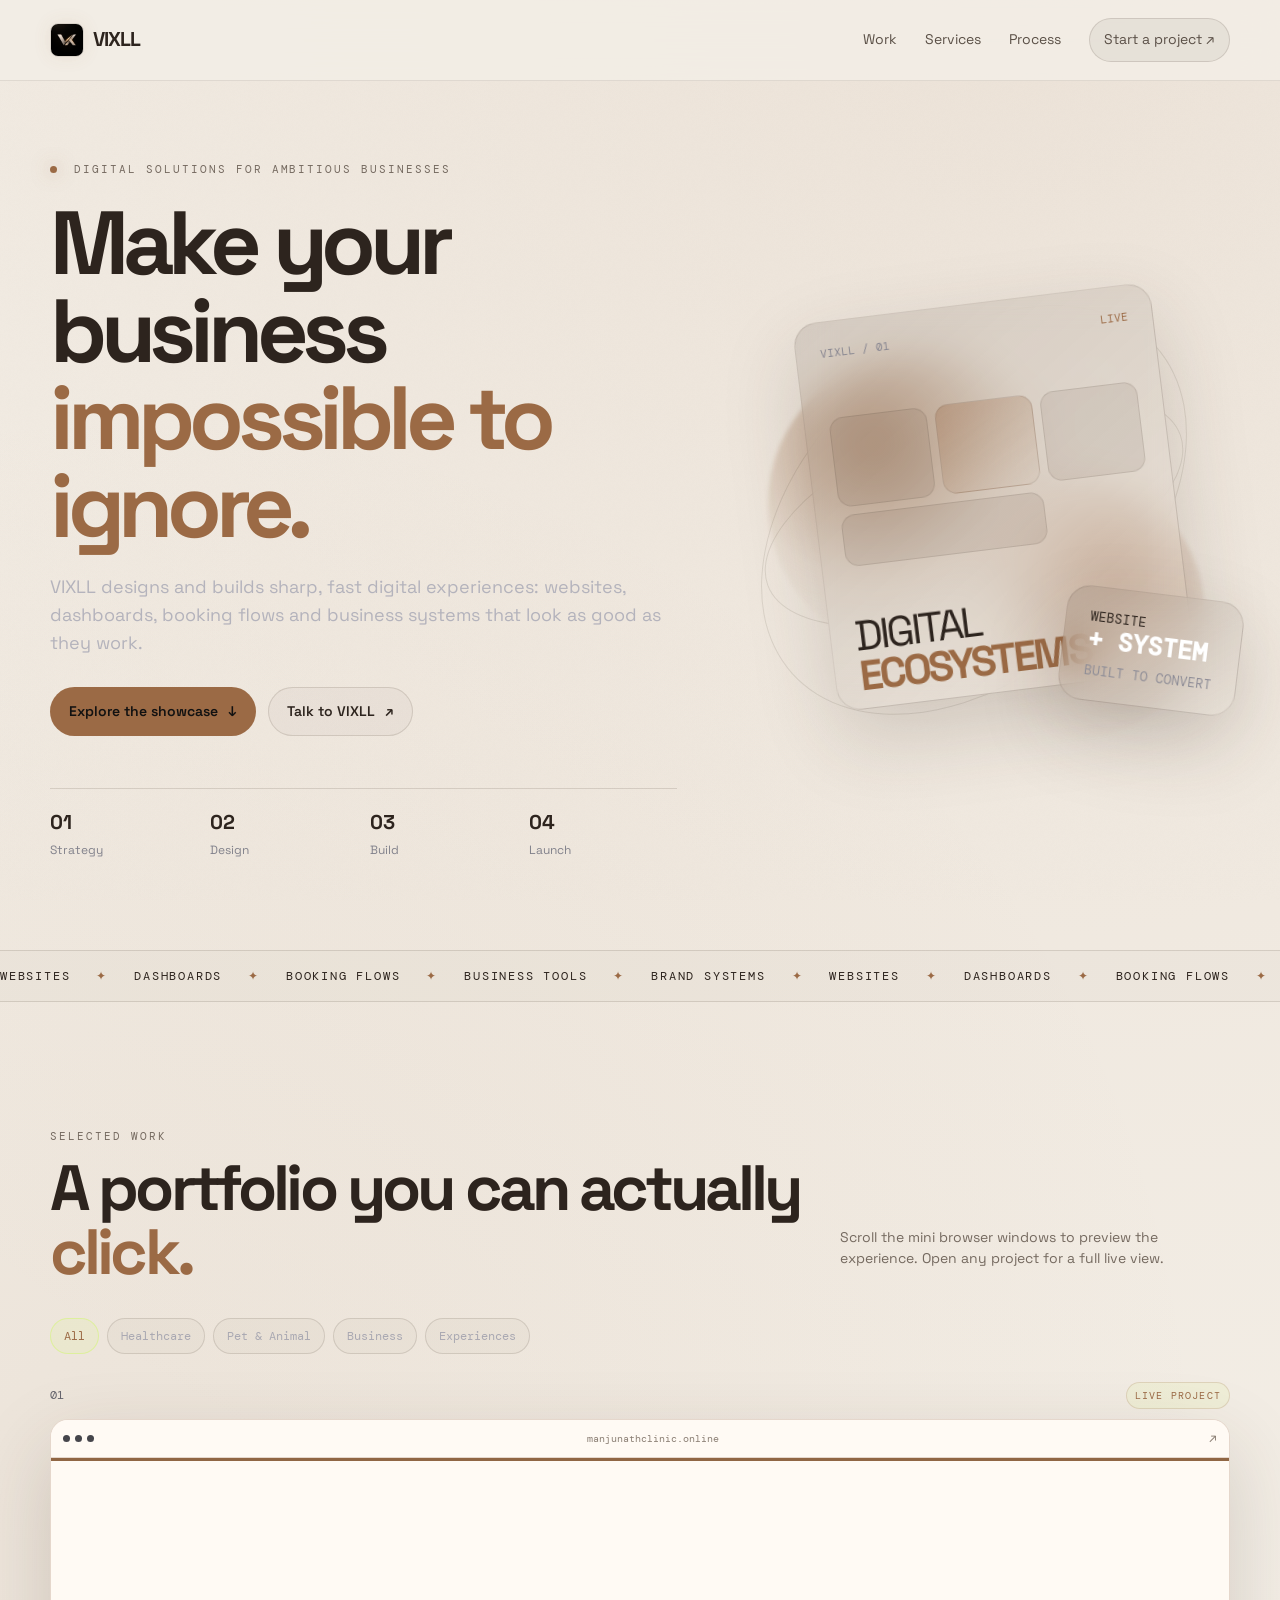
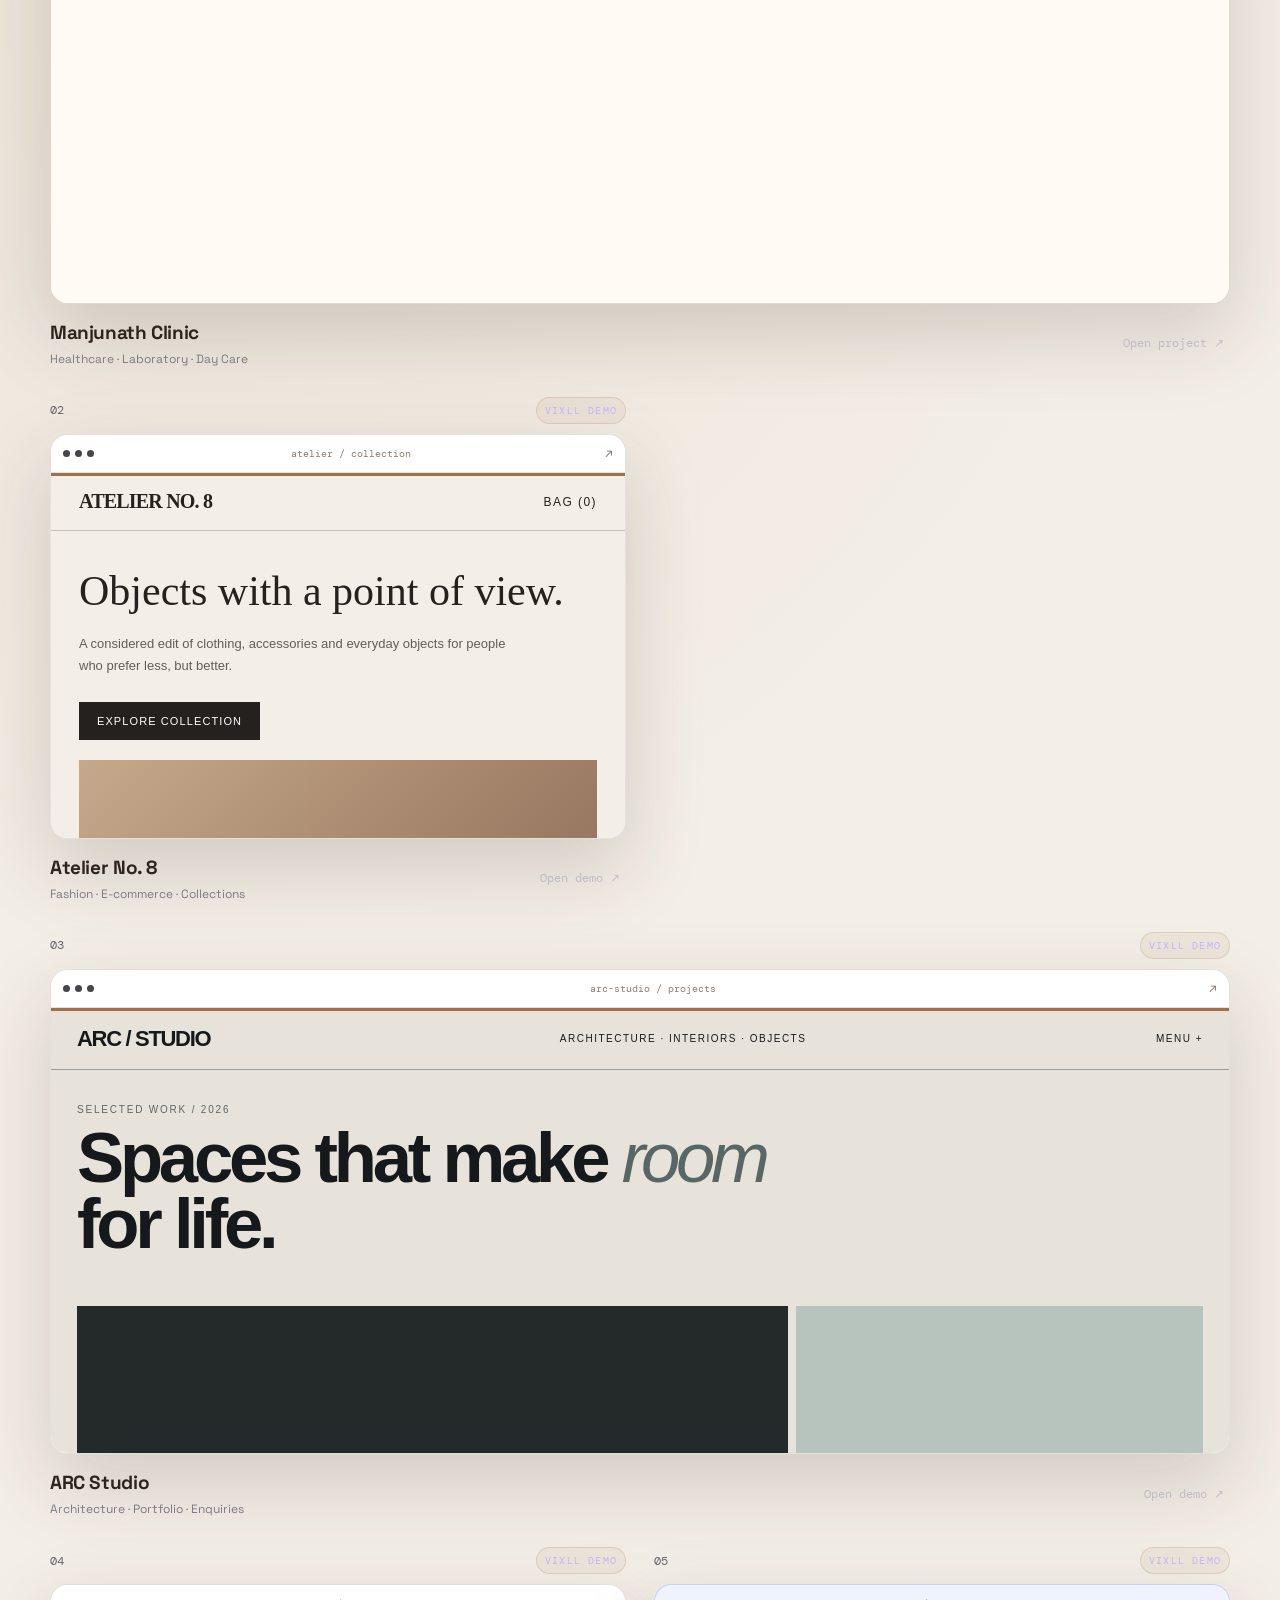
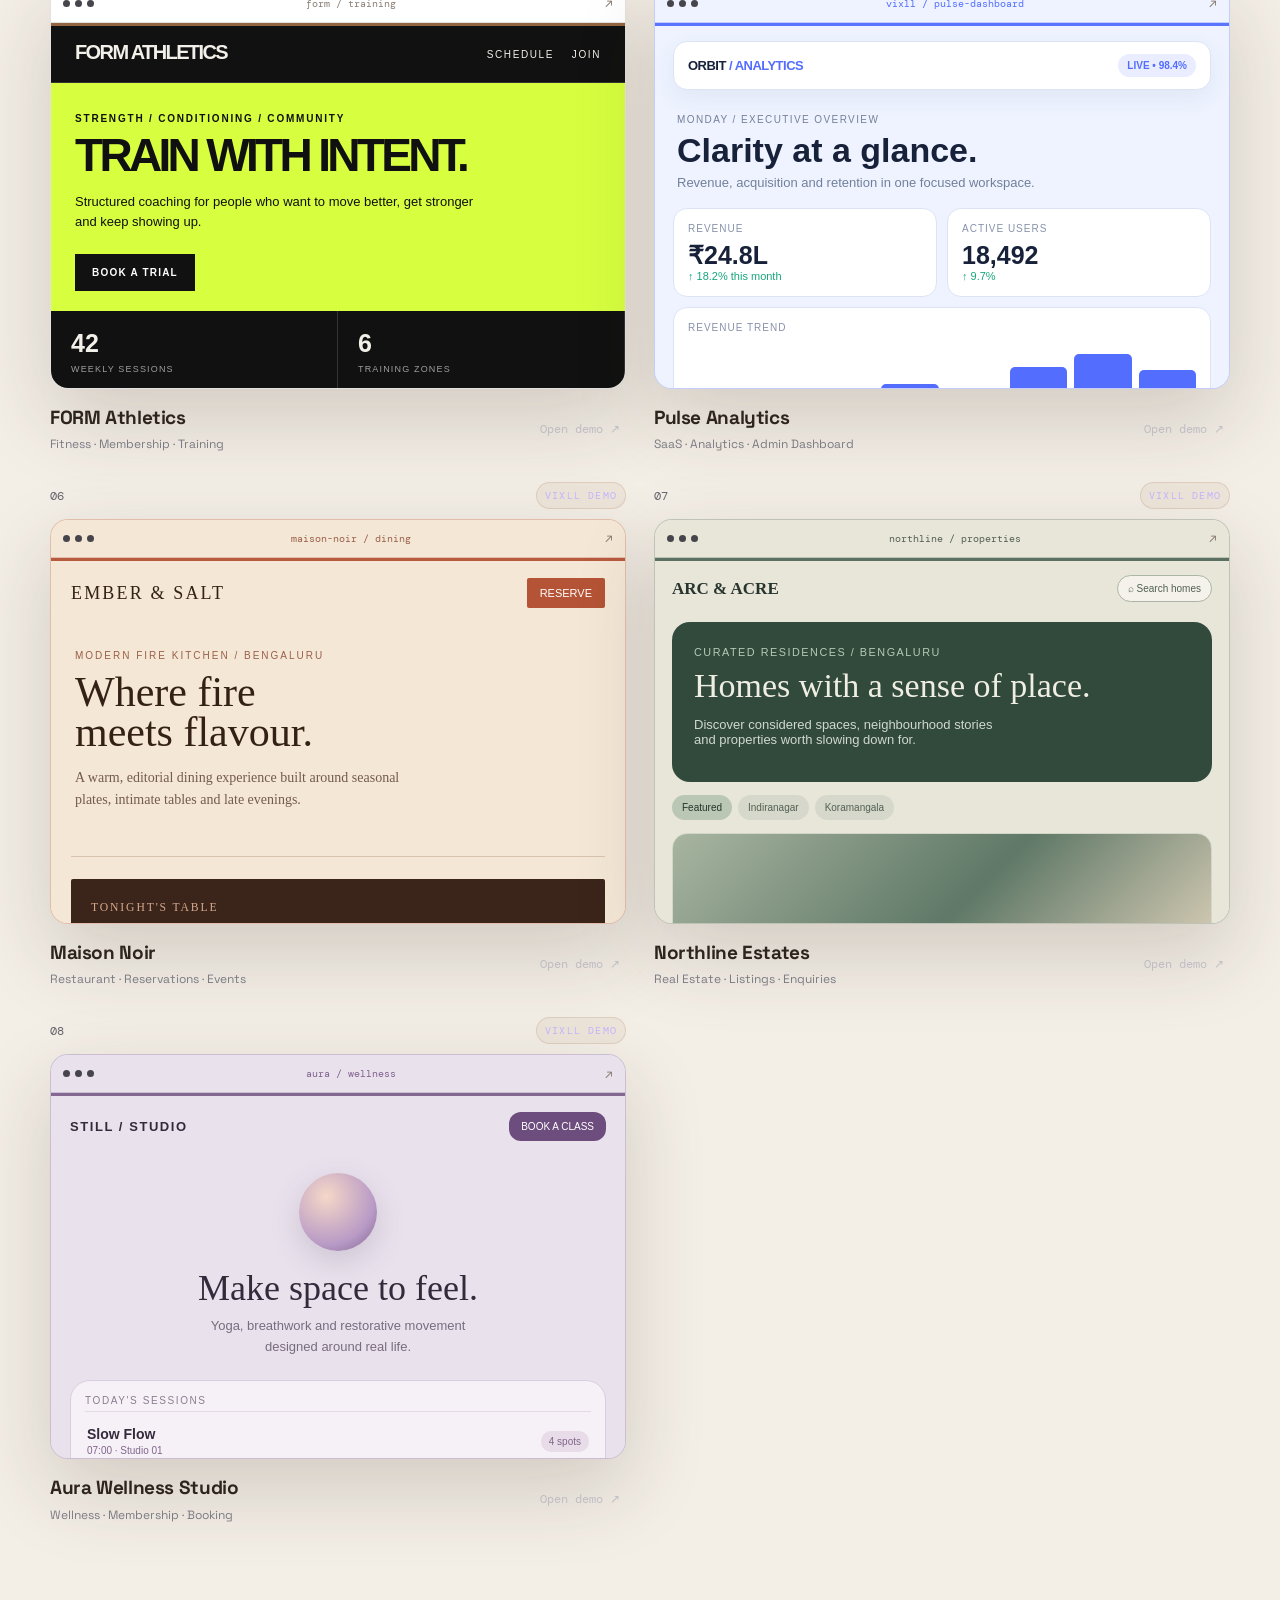
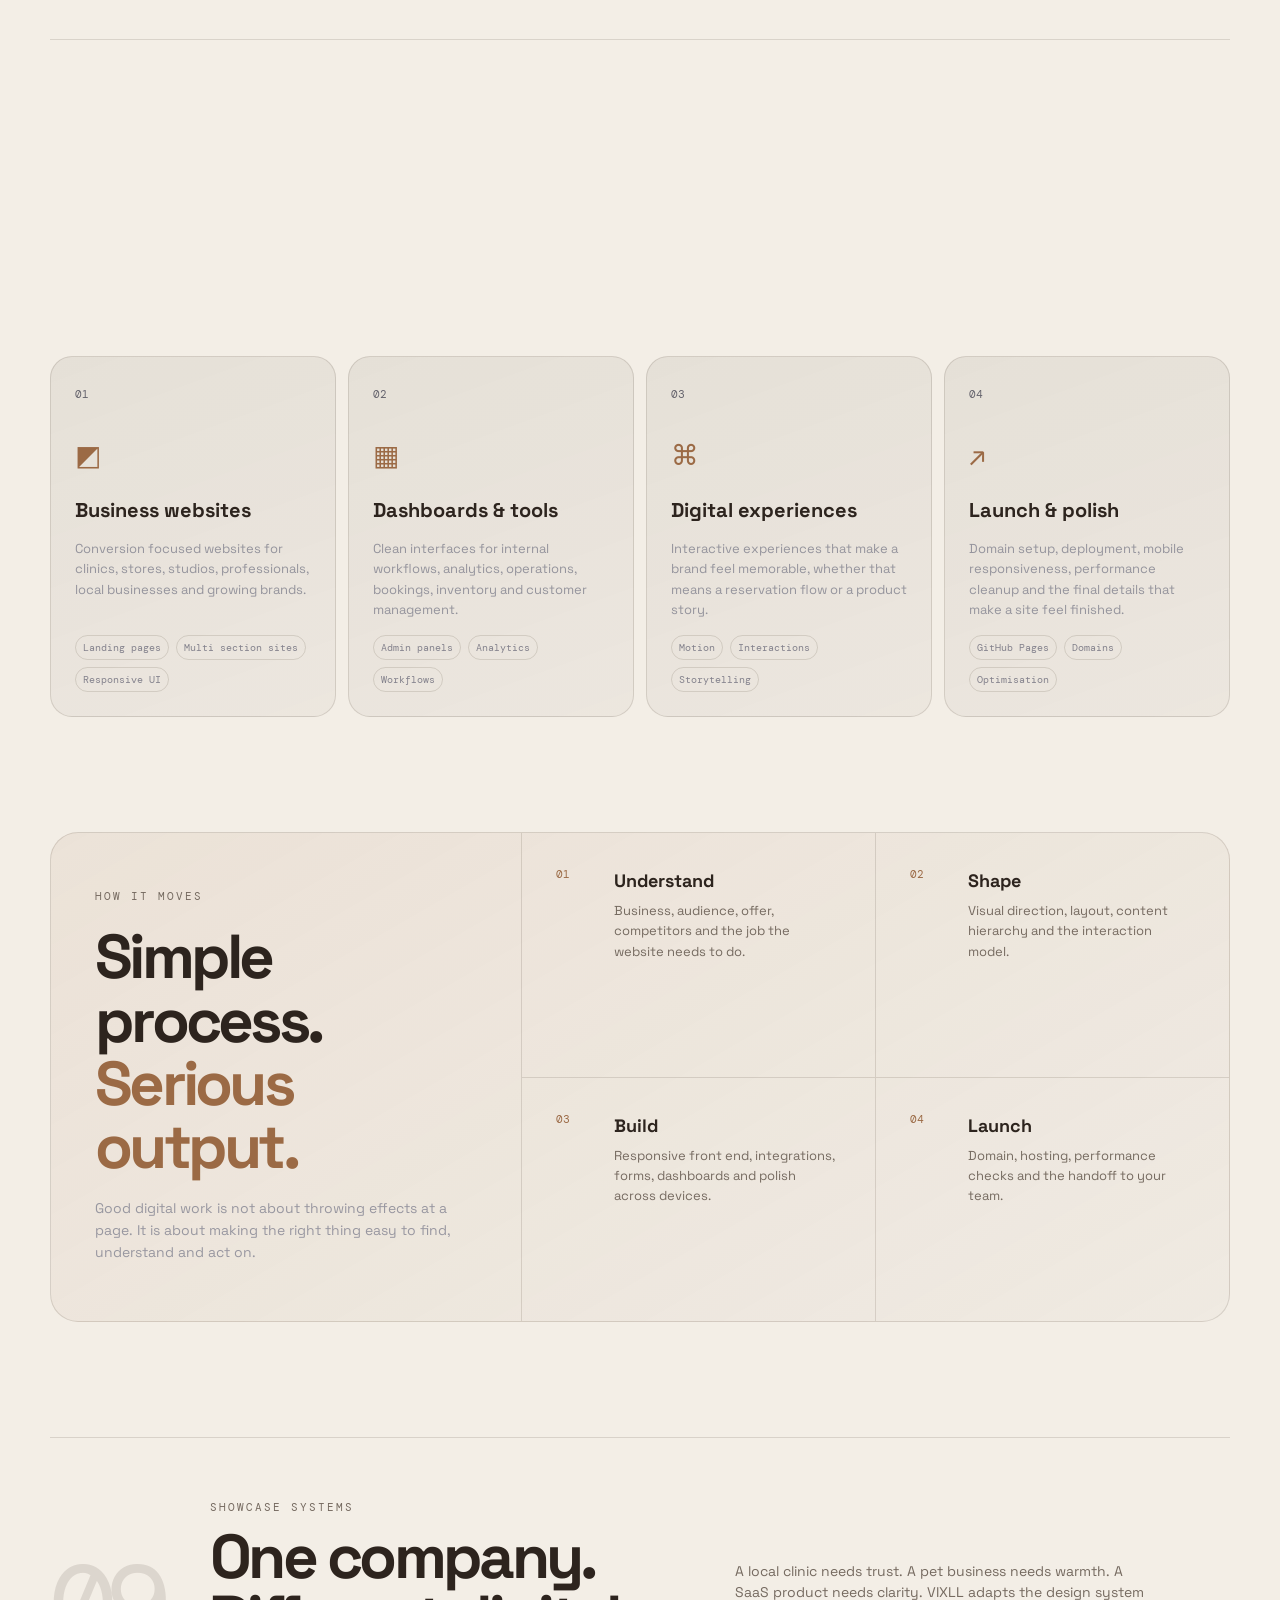
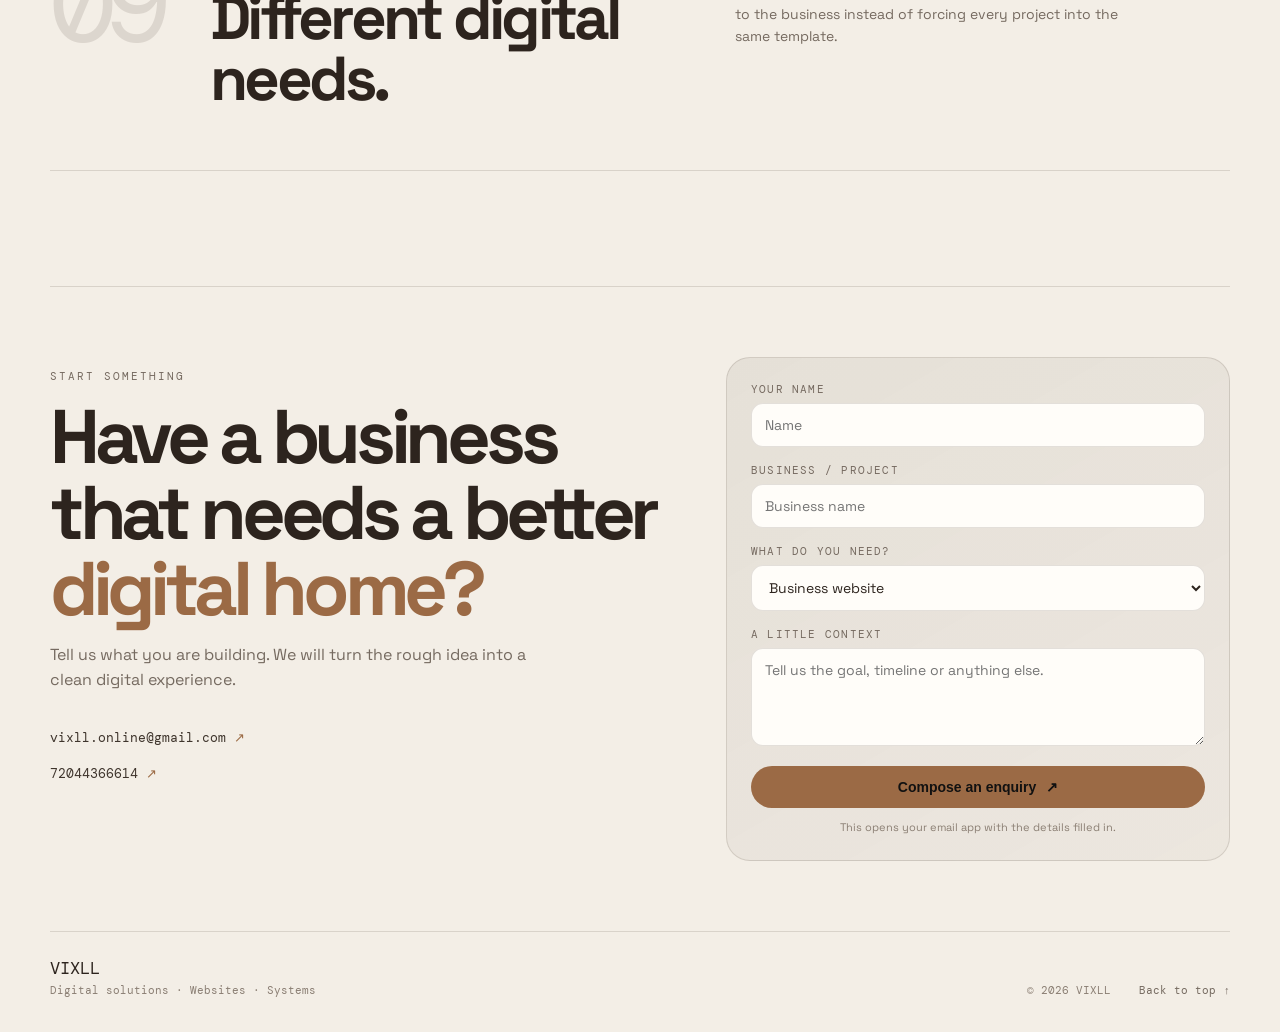
<file: index.html>
<!DOCTYPE html>
<html lang="en">
<head>
  <meta charset="UTF-8" />
  <meta name="viewport" content="width=device-width, initial-scale=1.0" />
  <meta name="theme-color" content="#f3eee6" />
  <meta name="description" content="VIXLL creates high-impact websites, dashboards and digital experiences for modern businesses." />
  <title>VIXLL — Digital Solutions</title>
  <link rel="icon" type="image/png" sizes="512x512" href="favicon.png" />
  <link rel="icon" href="favicon.ico" />
  <link rel="apple-touch-icon" href="favicon.png" />
  <link rel="preconnect" href="https://fonts.googleapis.com" />
  <link rel="preconnect" href="https://fonts.gstatic.com" crossorigin />
  <link href="https://fonts.googleapis.com/css2?family=DM+Mono:wght@400;500&family=Space+Grotesk:wght@400;500;600;700&display=swap" rel="stylesheet" />
  <link rel="stylesheet" href="styles.css" />
</head>
<body>
  <div class="noise" aria-hidden="true"></div>
  <header class="site-header">
    <a class="brand" href="#top" aria-label="VIXLL home"><img class="brand-logo" src="vixll-mark.png" alt="VIXLL" /><span>VIXLL</span></a>
    <nav class="nav" aria-label="Primary navigation">
      <a href="#work">Work</a>
      <a href="#services">Services</a>
      <a href="#process">Process</a>
      <a class="nav-cta" href="#contact">Start a project <span>↗</span></a>
    </nav>
    <button class="menu-toggle" aria-label="Open menu" aria-expanded="false">☰</button>
  </header>

  <main id="top">
    <section class="hero section-shell">
      <div class="hero-copy reveal">
        <div class="eyebrow"><span class="status-dot"></span> Digital solutions for ambitious businesses</div>
        <h1>Make your business<br /><span>impossible to ignore.</span></h1>
        <p class="hero-sub">VIXLL designs and builds sharp, fast digital experiences: websites, dashboards, booking flows and business systems that look as good as they work.</p>
        <div class="hero-actions">
          <a class="button button-primary" href="#work">Explore the showcase <span>↓</span></a>
          <a class="button button-ghost" href="#contact">Talk to VIXLL <span>↗</span></a>
        </div>
        <div class="hero-proof">
          <div><strong>01</strong><span>Strategy</span></div>
          <div><strong>02</strong><span>Design</span></div>
          <div><strong>03</strong><span>Build</span></div>
          <div><strong>04</strong><span>Launch</span></div>
        </div>
      </div>
      <div class="hero-art reveal delay-1" aria-hidden="true">
        <div class="orb orb-a"></div>
        <div class="orb orb-b"></div>
        <div class="orbit-ring ring-a"></div>
        <div class="orbit-ring ring-b"></div>
        <div class="hero-card hc-main">
          <div class="card-top"><span>VIXLL / 01</span><span>LIVE</span></div>
          <div class="mini-grid"><span></span><span></span><span></span><span></span></div>
          <div class="card-label">DIGITAL<br /><b>ECOSYSTEMS</b></div>
        </div>
        <div class="hero-card hc-float">WEBSITE<br /><b>+ SYSTEM</b><br /><span>BUILT TO CONVERT</span></div>
      </div>
    </section>

    <section class="marquee" aria-label="VIXLL capabilities">
      <div class="marquee-track">
        <span>WEBSITES</span><i>✦</i><span>DASHBOARDS</span><i>✦</i><span>BOOKING FLOWS</span><i>✦</i><span>BUSINESS TOOLS</span><i>✦</i><span>BRAND SYSTEMS</span><i>✦</i><span>WEBSITES</span><i>✦</i><span>DASHBOARDS</span><i>✦</i><span>BOOKING FLOWS</span><i>✦</i><span>BUSINESS TOOLS</span><i>✦</i><span>BRAND SYSTEMS</span><i>✦</i>
      </div>
    </section>

    <section id="work" class="section-shell section-block">
      <div class="section-head reveal">
        <div><p class="eyebrow">Selected work</p><h2>A portfolio you can actually <em>click.</em></h2></div>
        <p class="section-note">Scroll the mini browser windows to preview the experience. Open any project for a full live view.</p>
      </div>

      <div class="filters reveal delay-1" role="tablist" aria-label="Portfolio filters">
        <button class="filter active" data-filter="all">All</button>
        <button class="filter" data-filter="health">Healthcare</button>
        <button class="filter" data-filter="pet">Pet & Animal</button>
        <button class="filter" data-filter="business">Business</button>
        <button class="filter" data-filter="experience">Experiences</button>
      </div>

      <div class="work-grid" id="workGrid">
        <article class="work-card large reveal" data-category="health">
          <div class="work-meta"><span class="work-index">01</span><span class="badge live">LIVE PROJECT</span></div>
          <div class="browser-frame" data-url="https://manjunathclinic.online/" data-preview-theme="clinic">
            <div class="browser-bar"><span class="dots"><b></b><b></b><b></b></span><span class="browser-url">manjunathclinic.online</span><span class="expand">↗</span></div>
            <iframe loading="lazy" title="Manjunath Clinic website preview" src="https://manjunathclinic.online/"></iframe>
          </div>
          <div class="work-bottom"><div><h3>Manjunath Clinic</h3><p>Healthcare · Laboratory · Day Care</p></div><button class="view-button" data-open="https://manjunathclinic.online/">Open project ↗</button></div>
        </article>
<article class="work-card reveal" data-category="experience">
          <div class="work-meta"><span class="work-index">02</span><span class="badge demo">VIXLL DEMO</span></div>
          <div class="browser-frame" data-local="demos/atelier.html" data-preview-theme="atelier">
            <div class="browser-bar"><span class="dots"><b></b><b></b><b></b></span><span class="browser-url">atelier / collection</span><span class="expand">↗</span></div>
            <iframe loading="lazy" title="Fashion and lifestyle storefront demo" src="demos/atelier.html"></iframe>
          </div>
          <div class="work-bottom"><div><h3>Atelier No. 8</h3><p>Fashion · E-commerce · Collections</p></div><button class="view-button" data-open="demos/atelier.html">Open demo ↗</button></div>
        </article>

        <article class="work-card large reveal" data-category="business">
          <div class="work-meta"><span class="work-index">03</span><span class="badge demo">VIXLL DEMO</span></div>
          <div class="browser-frame" data-local="demos/arc-studio.html" data-preview-theme="arc">
            <div class="browser-bar"><span class="dots"><b></b><b></b><b></b></span><span class="browser-url">arc-studio / projects</span><span class="expand">↗</span></div>
            <iframe loading="lazy" title="Architecture studio website demo" src="demos/arc-studio.html"></iframe>
          </div>
          <div class="work-bottom"><div><h3>ARC Studio</h3><p>Architecture · Portfolio · Enquiries</p></div><button class="view-button" data-open="demos/arc-studio.html">Open demo ↗</button></div>
        </article>

        <article class="work-card reveal" data-category="experience">
          <div class="work-meta"><span class="work-index">04</span><span class="badge demo">VIXLL DEMO</span></div>
          <div class="browser-frame" data-local="demos/fitness.html" data-preview-theme="fitness">
            <div class="browser-bar"><span class="dots"><b></b><b></b><b></b></span><span class="browser-url">form / training</span><span class="expand">↗</span></div>
            <iframe loading="lazy" title="Fitness studio website demo" src="demos/fitness.html"></iframe>
          </div>
          <div class="work-bottom"><div><h3>FORM Athletics</h3><p>Fitness · Membership · Training</p></div><button class="view-button" data-open="demos/fitness.html">Open demo ↗</button></div>
        </article>

        <article class="work-card reveal" data-category="business">
          <div class="work-meta"><span class="work-index">05</span><span class="badge demo">VIXLL DEMO</span></div>
          <div class="browser-frame" data-local="demos/saas-dashboard.html" data-preview-theme="saas">
            <div class="browser-bar"><span class="dots"><b></b><b></b><b></b></span><span class="browser-url">vixll / pulse-dashboard</span><span class="expand">↗</span></div>
            <iframe loading="lazy" title="SaaS analytics dashboard demo" src="demos/saas-dashboard.html"></iframe>
          </div>
          <div class="work-bottom"><div><h3>Pulse Analytics</h3><p>SaaS · Analytics · Admin Dashboard</p></div><button class="view-button" data-open="demos/saas-dashboard.html">Open demo ↗</button></div>
        </article>

        <article class="work-card reveal" data-category="experience">
          <div class="work-meta"><span class="work-index">06</span><span class="badge demo">VIXLL DEMO</span></div>
          <div class="browser-frame" data-local="demos/restaurant.html" data-preview-theme="restaurant">
            <div class="browser-bar"><span class="dots"><b></b><b></b><b></b></span><span class="browser-url">maison-noir / dining</span><span class="expand">↗</span></div>
            <iframe loading="lazy" title="Restaurant website demo" src="demos/restaurant.html"></iframe>
          </div>
          <div class="work-bottom"><div><h3>Maison Noir</h3><p>Restaurant · Reservations · Events</p></div><button class="view-button" data-open="demos/restaurant.html">Open demo ↗</button></div>
        </article>

        <article class="work-card reveal" data-category="business">
          <div class="work-meta"><span class="work-index">07</span><span class="badge demo">VIXLL DEMO</span></div>
          <div class="browser-frame" data-local="demos/real-estate.html" data-preview-theme="estate">
            <div class="browser-bar"><span class="dots"><b></b><b></b><b></b></span><span class="browser-url">northline / properties</span><span class="expand">↗</span></div>
            <iframe loading="lazy" title="Real estate website demo" src="demos/real-estate.html"></iframe>
          </div>
          <div class="work-bottom"><div><h3>Northline Estates</h3><p>Real Estate · Listings · Enquiries</p></div><button class="view-button" data-open="demos/real-estate.html">Open demo ↗</button></div>
        </article>

        <article class="work-card reveal" data-category="experience">
          <div class="work-meta"><span class="work-index">08</span><span class="badge demo">VIXLL DEMO</span></div>
          <div class="browser-frame" data-local="demos/wellness.html" data-preview-theme="wellness">
            <div class="browser-bar"><span class="dots"><b></b><b></b><b></b></span><span class="browser-url">aura / wellness</span><span class="expand">↗</span></div>
            <iframe loading="lazy" title="Wellness studio website demo" src="demos/wellness.html"></iframe>
          </div>
          <div class="work-bottom"><div><h3>Aura Wellness Studio</h3><p>Wellness · Membership · Booking</p></div><button class="view-button" data-open="demos/wellness.html">Open demo ↗</button></div>
        </article>
      </div>
    </section>

    <section id="services" class="section-shell section-block services-block">
      <div class="section-head reveal"><div><p class="eyebrow">What we build</p><h2>More than a nice <em>homepage.</em></h2></div><p class="section-note">From first impression to the systems behind the scenes, VIXLL can shape the whole digital layer.</p></div>
      <div class="services-grid">
        <article class="service-card reveal"><span>01</span><div class="service-icon">◩</div><h3>Business websites</h3><p>Conversion focused websites for clinics, stores, studios, professionals, local businesses and growing brands.</p><div class="service-tags"><b>Landing pages</b><b>Multi section sites</b><b>Responsive UI</b></div></article>
        <article class="service-card reveal delay-1"><span>02</span><div class="service-icon">▦</div><h3>Dashboards & tools</h3><p>Clean interfaces for internal workflows, analytics, operations, bookings, inventory and customer management.</p><div class="service-tags"><b>Admin panels</b><b>Analytics</b><b>Workflows</b></div></article>
        <article class="service-card reveal delay-2"><span>03</span><div class="service-icon">⌘</div><h3>Digital experiences</h3><p>Interactive experiences that make a brand feel memorable, whether that means a reservation flow or a product story.</p><div class="service-tags"><b>Motion</b><b>Interactions</b><b>Storytelling</b></div></article>
        <article class="service-card reveal delay-3"><span>04</span><div class="service-icon">↗</div><h3>Launch & polish</h3><p>Domain setup, deployment, mobile responsiveness, performance cleanup and the final details that make a site feel finished.</p><div class="service-tags"><b>GitHub Pages</b><b>Domains</b><b>Optimisation</b></div></article>
      </div>
    </section>

    <section id="process" class="section-shell process-section">
      <div class="process-panel reveal">
        <div class="process-intro"><p class="eyebrow">How it moves</p><h2>Simple process.<br /><em>Serious output.</em></h2><p>Good digital work is not about throwing effects at a page. It is about making the right thing easy to find, understand and act on.</p></div>
        <div class="process-steps">
          <div class="process-step"><span>01</span><div><h3>Understand</h3><p>Business, audience, offer, competitors and the job the website needs to do.</p></div></div>
          <div class="process-step"><span>02</span><div><h3>Shape</h3><p>Visual direction, layout, content hierarchy and the interaction model.</p></div></div>
          <div class="process-step"><span>03</span><div><h3>Build</h3><p>Responsive front end, integrations, forms, dashboards and polish across devices.</p></div></div>
          <div class="process-step"><span>04</span><div><h3>Launch</h3><p>Domain, hosting, performance checks and the handoff to your team.</p></div></div>
        </div>
      </div>
    </section>

    <section class="section-shell proof-section">
      <div class="proof-card reveal"><div class="proof-number">09</div><div><p class="eyebrow">Showcase systems</p><h2>One company.<br />Different digital needs.</h2></div><p class="proof-copy">A local clinic needs trust. A pet business needs warmth. A SaaS product needs clarity. VIXLL adapts the design system to the business instead of forcing every project into the same template.</p></div>
    </section>

    <section id="contact" class="section-shell contact-section">
      <div class="contact-grid reveal">
        <div><p class="eyebrow">Start something</p><h2>Have a business that needs a better <em>digital home?</em></h2><p class="contact-copy">Tell us what you are building. We will turn the rough idea into a clean digital experience.</p><div class="contact-links"><a href="mailto:vixll.online@gmail.com">vixll.online@gmail.com <span>↗</span></a><a href="tel:72044366614">72044366614 <span>↗</span></a></div></div>
        <form class="contact-form" id="contactForm">
          <label>Your name<input name="name" required placeholder="Name" /></label>
          <label>Business / project<input name="business" required placeholder="Business name" /></label>
          <label>What do you need?<select name="need"><option>Business website</option><option>Dashboard / internal tool</option><option>Booking / enquiry flow</option><option>Something custom</option></select></label>
          <label>A little context<textarea name="message" rows="4" placeholder="Tell us the goal, timeline or anything else."></textarea></label>
          <button class="button button-primary" type="submit">Compose an enquiry <span>↗</span></button>
          <p class="form-note">This opens your email app with the details filled in.</p>
        </form>
      </div>
    </section>
  </main>

  <footer class="site-footer section-shell"><div><span class="footer-mark">VIXLL</span><p>Digital solutions · Websites · Systems</p></div><div><span>© <span id="year"></span> VIXLL</span><a href="#top">Back to top ↑</a></div></footer>

  <div class="modal" id="projectModal" aria-hidden="true">
    <div class="modal-backdrop" data-close-modal></div>
    <div class="modal-panel" role="dialog" aria-modal="true" aria-label="Project preview">
      <div class="modal-head"><div><span class="modal-kicker">VIXLL PROJECT VIEW</span><span class="modal-url" id="modalUrl"></span></div><button class="close-modal" aria-label="Close preview" data-close-modal>×</button></div>
      <iframe id="modalFrame" title="Expanded website preview"></iframe>
    </div>
  </div>

  <script src="script.js"></script>
</body>
</html>
</file>
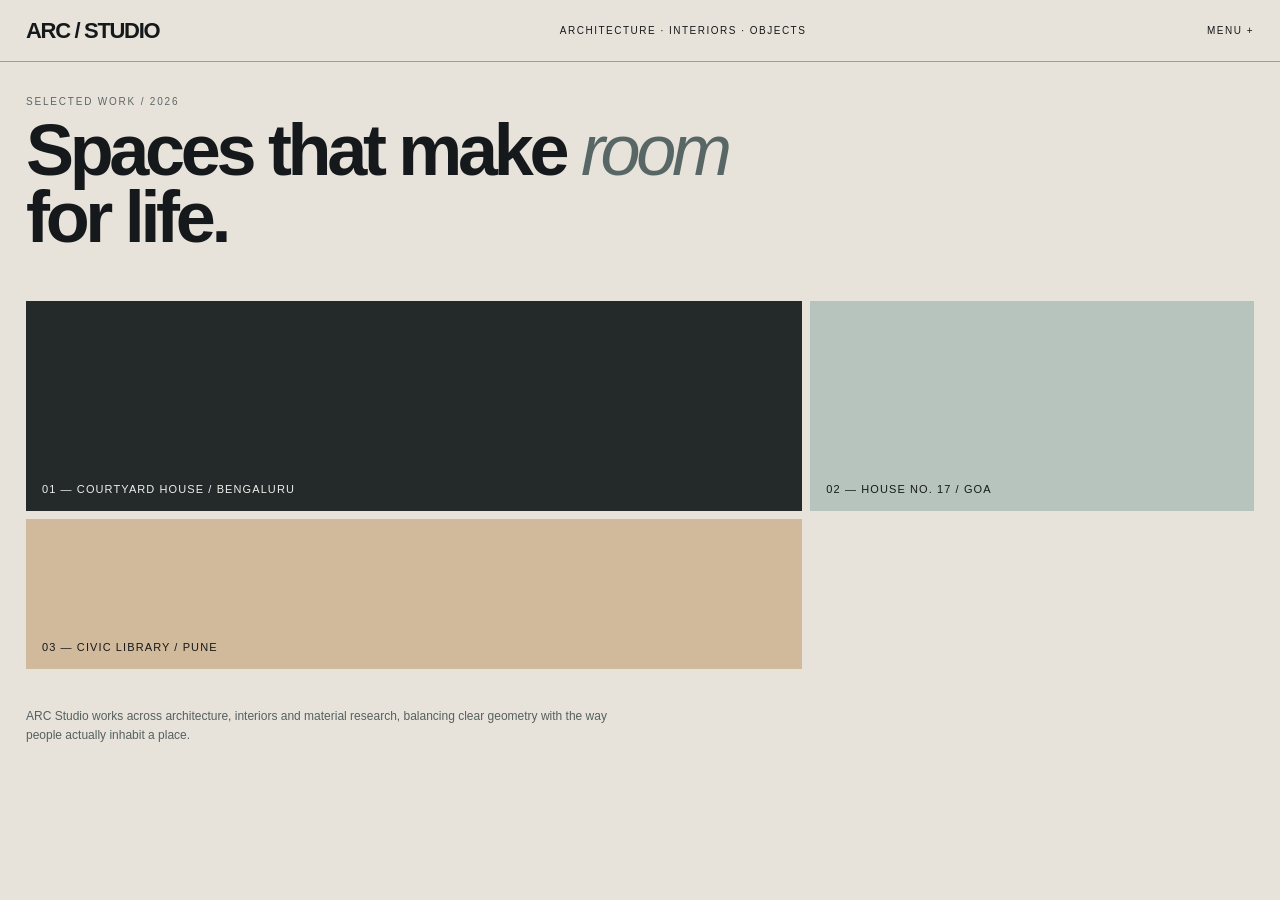
<file: demos/arc-studio.html>
<!doctype html><html><head><meta charset="utf-8"><meta name="viewport" content="width=device-width,initial-scale=1"><title>ARC Studio</title><style>
*{box-sizing:border-box}body{margin:0;background:#e7e3da;color:#16191b;font-family:Arial,sans-serif}.top{height:62px;border-bottom:1px solid #9ba09e;display:flex;align-items:center;justify-content:space-between;padding:0 26px}.brand{font-weight:800;letter-spacing:-.06em;font-size:22px}.top span{font-size:10px;text-transform:uppercase;letter-spacing:.15em}.hero{padding:34px 26px 22px}.eyebrow{font-size:10px;letter-spacing:.18em;text-transform:uppercase;color:#5d6665}.hero h1{font-size:clamp(38px,6vw,72px);line-height:.93;letter-spacing:-.06em;margin:10px 0 28px;max-width:760px}.hero h1 i{font-weight:400;color:#586765}.grid{display:grid;grid-template-columns:1.4fr .8fr;gap:8px;padding:0 26px 26px}.project{min-height:210px;padding:16px;display:flex;align-items:flex-end;background:#c6cbc2}.project:first-child{background:#242a29;color:#eef0e9}.project:nth-child(2){background:#b6c4bd}.project:nth-child(3){background:#d1b99b;min-height:150px}.label{font-size:11px;text-transform:uppercase;letter-spacing:.1em}.note{padding:0 26px 24px;font-size:12px;max-width:650px;line-height:1.6;color:#56605f}@media(max-width:650px){.grid{grid-template-columns:1fr}.project{min-height:150px}}
</style></head><body><header class="top"><div class="brand">ARC / STUDIO</div><span>Architecture · Interiors · Objects</span><span>Menu +</span></header><section class="hero"><div class="eyebrow">Selected work / 2026</div><h1>Spaces that make <i>room</i> for life.</h1></section><section class="grid"><div class="project"><div class="label">01 — Courtyard House / Bengaluru</div></div><div class="project"><div class="label">02 — House No. 17 / Goa</div></div><div class="project"><div class="label">03 — Civic Library / Pune</div></div></section><p class="note">ARC Studio works across architecture, interiors and material research, balancing clear geometry with the way people actually inhabit a place.</p></body></html>
</file>
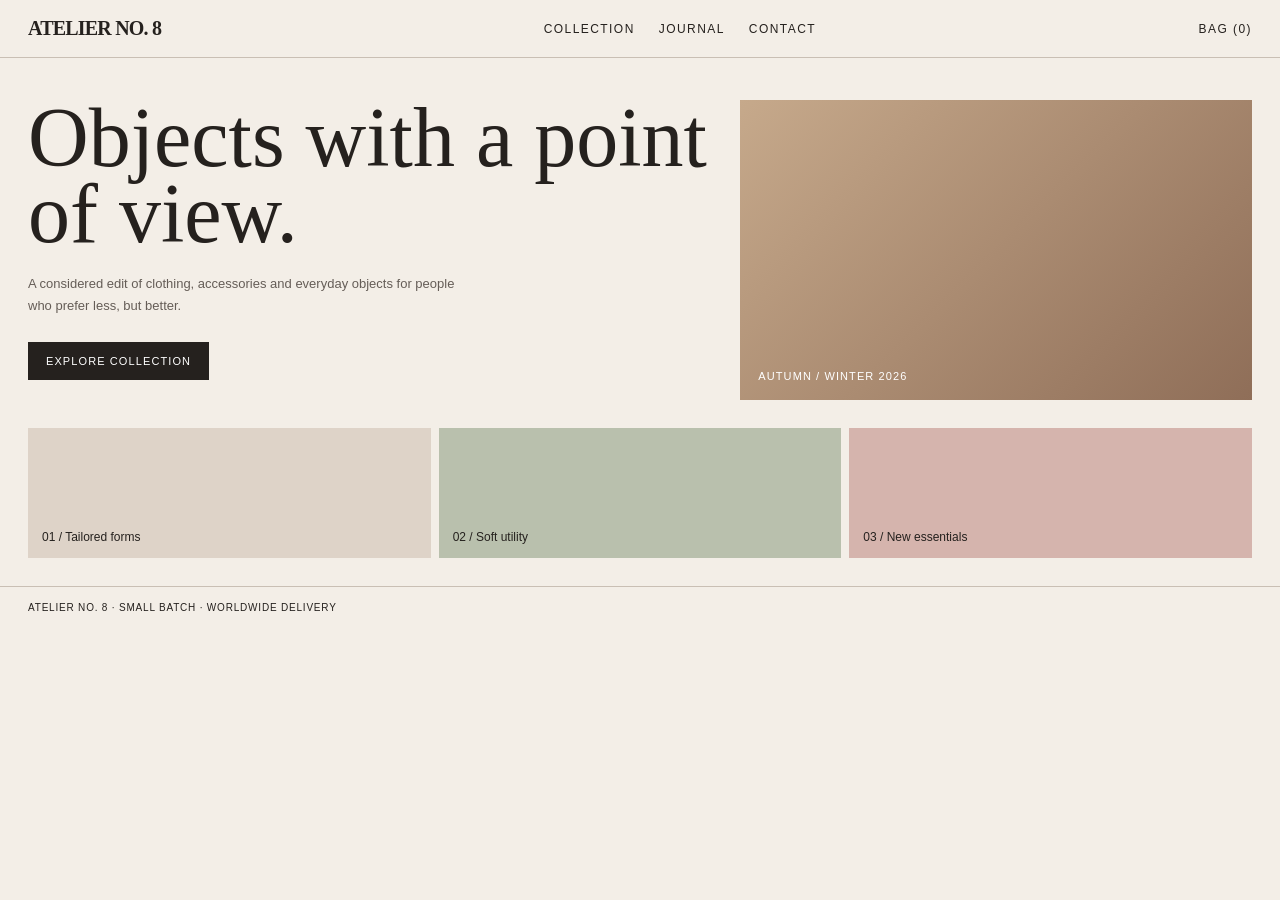
<file: demos/atelier.html>
<!doctype html><html><head><meta charset="utf-8"><meta name="viewport" content="width=device-width,initial-scale=1"><title>Atelier No. 8</title><style>
*{box-sizing:border-box}body{margin:0;background:#f3eee7;color:#25211e;font-family:Georgia,serif}nav{height:58px;padding:0 28px;display:flex;align-items:center;justify-content:space-between;border-bottom:1px solid #c9bfb4;font:12px Arial,sans-serif;letter-spacing:.12em;text-transform:uppercase}nav b{font:700 20px Georgia,serif;letter-spacing:-.04em}.links{display:flex;gap:24px}.hero{padding:42px 28px 28px;display:grid;grid-template-columns:1.15fr .85fr;gap:20px}.hero h1{font-size:clamp(42px,7vw,84px);font-weight:400;line-height:.9;margin:0 0 22px}.hero p{max-width:430px;font:13px Arial,sans-serif;line-height:1.7;color:#655d57}.cta{display:inline-block;margin-top:12px;padding:13px 18px;background:#25211e;color:#fff;text-decoration:none;font:11px Arial,sans-serif;letter-spacing:.1em;text-transform:uppercase}.visual{min-height:300px;background:linear-gradient(135deg,#c6a98b,#8f6e58);display:flex;align-items:flex-end;padding:18px;color:#fff;font:11px Arial,sans-serif;letter-spacing:.1em;text-transform:uppercase}.strip{display:grid;grid-template-columns:repeat(3,1fr);gap:8px;padding:0 28px 28px}.card{height:130px;padding:14px;display:flex;align-items:flex-end;background:#ded3c8;font:12px Arial,sans-serif}.card:nth-child(2){background:#b9c0ad}.card:nth-child(3){background:#d5b4ad}.foot{padding:15px 28px;border-top:1px solid #c9bfb4;font:10px Arial,sans-serif;letter-spacing:.08em}@media(max-width:650px){.hero{grid-template-columns:1fr}.links{display:none}.visual{min-height:190px}}
</style></head><body><nav><b>ATELIER NO. 8</b><div class="links"><span>Collection</span><span>Journal</span><span>Contact</span></div><span>Bag (0)</span></nav><main><section class="hero"><div><h1>Objects with a point of view.</h1><p>A considered edit of clothing, accessories and everyday objects for people who prefer less, but better.</p><a class="cta" href="#">Explore collection</a></div><div class="visual">Autumn / Winter 2026</div></section><section class="strip"><div class="card">01 / Tailored forms</div><div class="card">02 / Soft utility</div><div class="card">03 / New essentials</div></section></main><div class="foot">ATELIER NO. 8 · SMALL BATCH · WORLDWIDE DELIVERY</div></body></html>
</file>
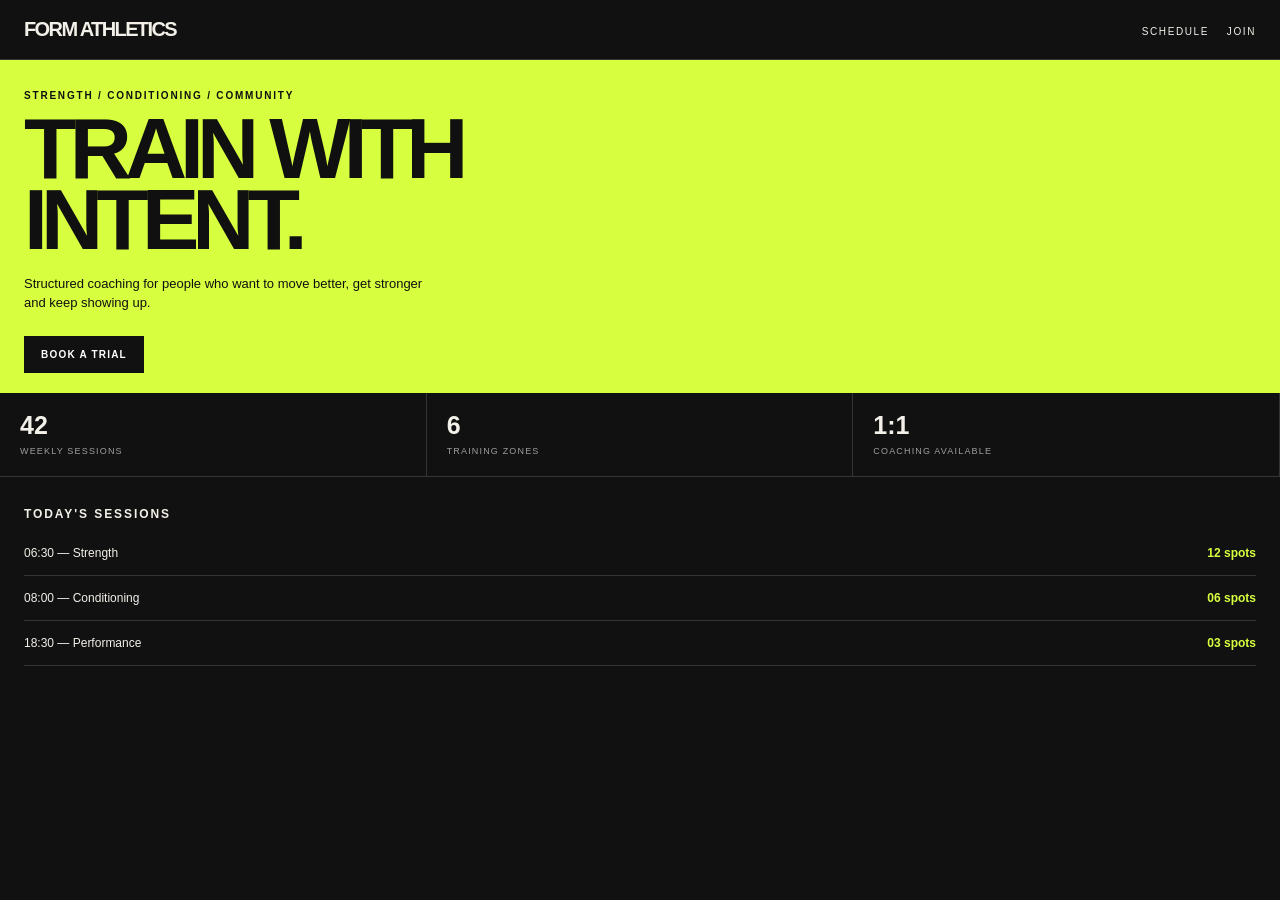
<file: demos/fitness.html>
<!doctype html><html><head><meta charset="utf-8"><meta name="viewport" content="width=device-width,initial-scale=1"><title>FORM Athletics</title><style>
*{box-sizing:border-box}body{margin:0;background:#111;color:#f3f0e9;font-family:Arial,sans-serif}.nav{height:60px;padding:0 24px;display:flex;align-items:center;justify-content:space-between;border-bottom:1px solid #343434}.logo{font-size:20px;font-weight:900;letter-spacing:-.08em}.nav a{color:#f3f0e9;text-decoration:none;font-size:10px;text-transform:uppercase;letter-spacing:.16em}.hero{padding:30px 24px 20px;background:#d7ff3f;color:#101010}.tag{font-size:10px;font-weight:800;text-transform:uppercase;letter-spacing:.18em}.hero h1{font-size:clamp(46px,8vw,86px);line-height:.83;letter-spacing:-.08em;margin:12px 0 18px;max-width:700px}.hero p{max-width:420px;font-size:13px;line-height:1.5}.button{display:inline-block;margin-top:10px;background:#111;color:#fff;padding:13px 17px;text-decoration:none;font-size:10px;font-weight:800;text-transform:uppercase;letter-spacing:.12em}.stats{display:grid;grid-template-columns:repeat(3,1fr);border-bottom:1px solid #343434}.stat{padding:18px 20px;border-right:1px solid #343434}.stat strong{display:block;font-size:25px}.stat span{font-size:9px;color:#9e9e9e;text-transform:uppercase;letter-spacing:.13em}.classes{padding:20px 24px}.classes h2{font-size:12px;text-transform:uppercase;letter-spacing:.16em}.classrow{display:flex;justify-content:space-between;padding:15px 0;border-bottom:1px solid #343434;font-size:12px}.classrow b{color:#d7ff3f}@media(max-width:650px){.stats{grid-template-columns:1fr 1fr}.stat:last-child{grid-column:span 2}}
</style></head><body><nav class="nav"><div class="logo">FORM ATHLETICS</div><div><a href="#">Schedule</a> &nbsp;&nbsp; <a href="#">Join</a></div></nav><section class="hero"><div class="tag">Strength / Conditioning / Community</div><h1>TRAIN WITH INTENT.</h1><p>Structured coaching for people who want to move better, get stronger and keep showing up.</p><a class="button" href="#">Book a trial</a></section><section class="stats"><div class="stat"><strong>42</strong><span>Weekly sessions</span></div><div class="stat"><strong>6</strong><span>Training zones</span></div><div class="stat"><strong>1:1</strong><span>Coaching available</span></div></section><section class="classes"><h2>Today's sessions</h2><div class="classrow"><span>06:30 — Strength</span><b>12 spots</b></div><div class="classrow"><span>08:00 — Conditioning</span><b>06 spots</b></div><div class="classrow"><span>18:30 — Performance</span><b>03 spots</b></div></section></body></html>
</file>
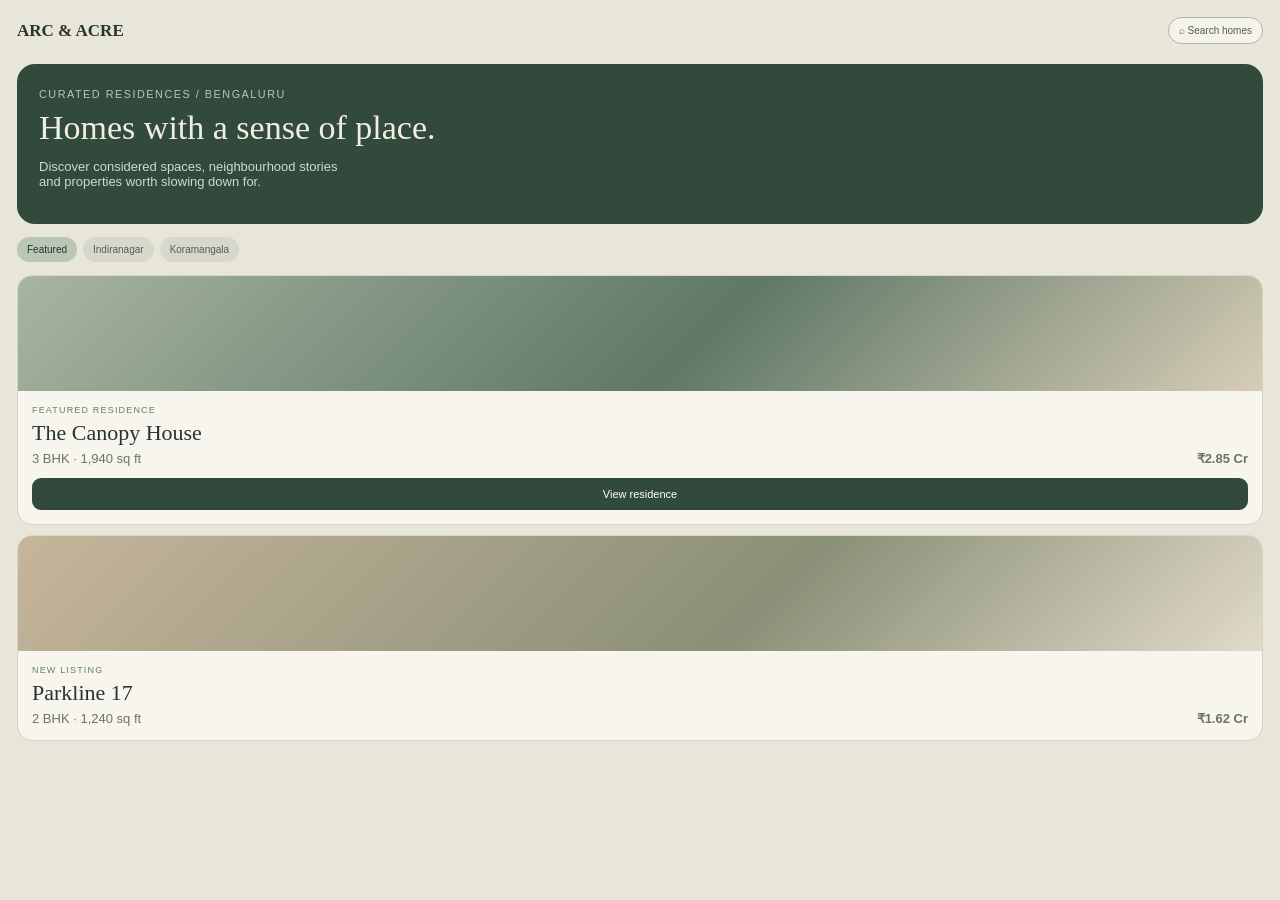
<file: demos/real-estate.html>
<!doctype html><html><head><meta charset="utf-8"><meta name="viewport" content="width=device-width,initial-scale=1"><title>Arc & Acre</title><style>
*{box-sizing:border-box}body{margin:0;background:#e8e5d9;color:#27352e;font:13px Arial,sans-serif}.shell{min-height:100vh;padding:17px}.nav{display:flex;justify-content:space-between;align-items:center}.brand{font:700 17px Georgia}.search{border:1px solid #aab5a6;padding:7px 10px;border-radius:20px;background:#f4f2ea;color:#526054;font-size:10px}.hero{margin-top:20px;background:#314a3c;color:#f0eee3;padding:22px;border-radius:18px}.hero small{text-transform:uppercase;letter-spacing:.14em;color:#b7c9b7}.hero h1{font:400 34px Georgia;line-height:1.02;margin:10px 0}.hero p{color:#d1d8ce;max-width:310px}.filters{display:flex;gap:6px;margin:13px 0}.chip{padding:7px 10px;border-radius:20px;background:#d6d8cb;color:#526054;font-size:10px}.chip.active{background:#b9c7b4;color:#24352c}.property{background:#f7f5ed;border:1px solid #d2d5c8;border-radius:15px;overflow:hidden;margin-top:10px}.photo{height:115px;background:linear-gradient(135deg,#a8b5a0,#5f7867 55%,#d7cdb6)}.info{padding:14px}.tag{font-size:9px;color:#66806e;text-transform:uppercase;letter-spacing:.13em}.info h2{font:400 22px Georgia;margin:5px 0}.meta{display:flex;justify-content:space-between;color:#68746a}.cta{display:block;text-align:center;background:#314a3c;color:white;padding:10px;border-radius:9px;margin-top:12px;text-decoration:none;font-size:11px}@media(max-width:480px){.hero h1{font-size:30px}}
</style></head><body><div class="shell"><div class="nav"><div class="brand">ARC & ACRE</div><div class="search">⌕ Search homes</div></div><div class="hero"><small>Curated residences / Bengaluru</small><h1>Homes with a sense of place.</h1><p>Discover considered spaces, neighbourhood stories and properties worth slowing down for.</p></div><div class="filters"><span class="chip active">Featured</span><span class="chip">Indiranagar</span><span class="chip">Koramangala</span></div><div class="property"><div class="photo"></div><div class="info"><div class="tag">Featured residence</div><h2>The Canopy House</h2><div class="meta"><span>3 BHK · 1,940 sq ft</span><b>₹2.85 Cr</b></div><a class="cta" href="#">View residence</a></div></div><div class="property"><div class="photo" style="background:linear-gradient(135deg,#c6b59b,#8a9077 60%,#e1dac9)"></div><div class="info"><div class="tag">New listing</div><h2>Parkline 17</h2><div class="meta"><span>2 BHK · 1,240 sq ft</span><b>₹1.62 Cr</b></div></div></div></div></body></html>
</file>
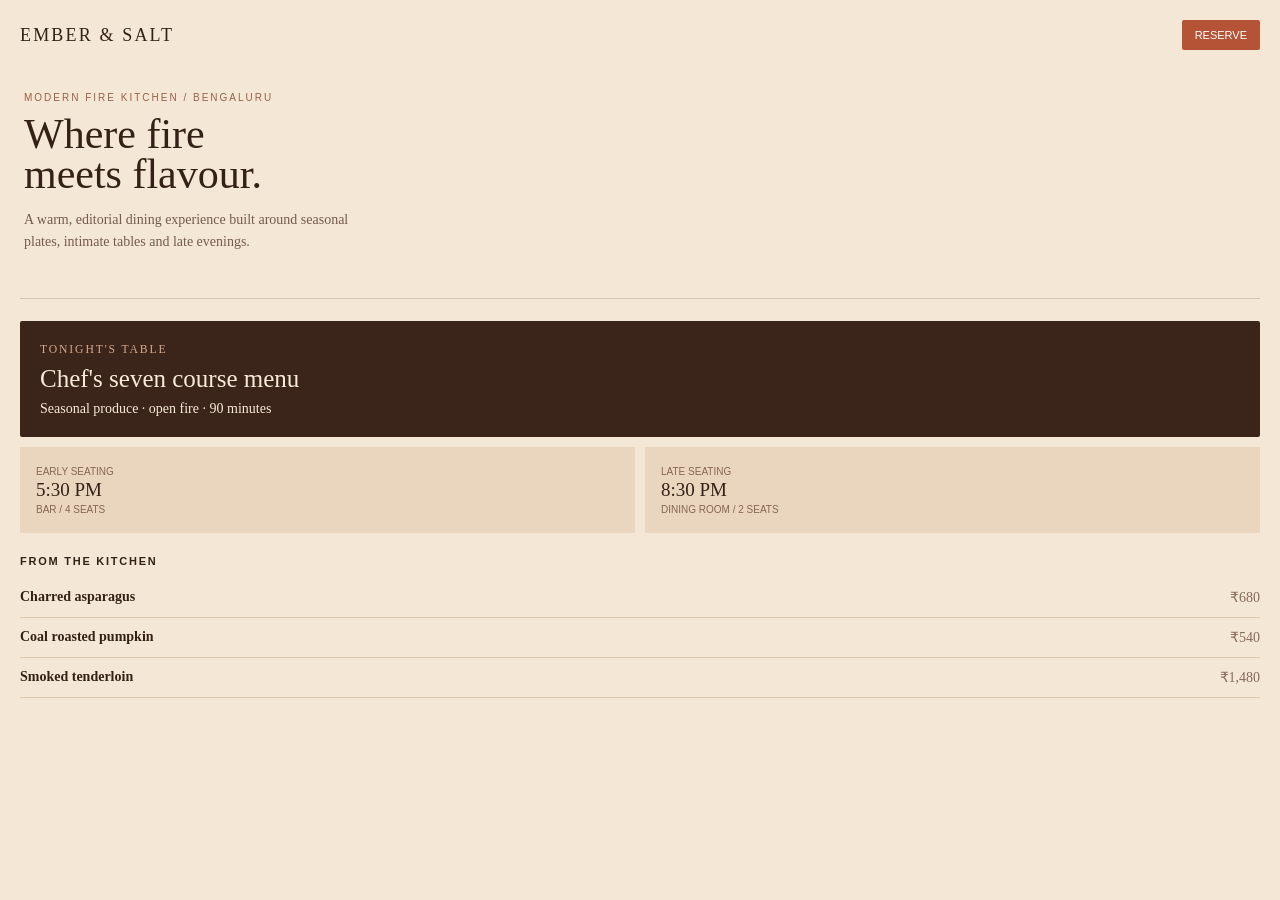
<file: demos/restaurant.html>
<!doctype html><html><head><meta charset="utf-8"><meta name="viewport" content="width=device-width,initial-scale=1"><title>EMBER & SALT</title><style>
*{box-sizing:border-box}body{margin:0;background:#f4e7d6;color:#342116;font:14px Georgia,serif}.page{min-height:100vh;padding:20px}.nav{display:flex;justify-content:space-between;align-items:center}.logo{font-size:18px;letter-spacing:.12em}.reserve{background:#b55336;color:#fff;padding:9px 13px;border-radius:2px;font:11px Arial,sans-serif;text-transform:uppercase}.hero{padding:42px 4px 30px;border-bottom:1px solid #d8c4ae}.kicker{font:10px Arial,sans-serif;text-transform:uppercase;letter-spacing:.2em;color:#9a604a}.hero h1{font-size:42px;line-height:.95;font-weight:400;margin:12px 0}.hero p{max-width:330px;color:#745b4c;line-height:1.6}.feature{margin-top:22px;background:#3b2419;color:#f8ead8;padding:20px;border-radius:2px}.feature small{color:#d5a98d;text-transform:uppercase;letter-spacing:.16em}.feature h2{font-size:25px;font-weight:400;margin:8px 0}.slots{display:grid;grid-template-columns:1fr 1fr;gap:10px;margin-top:10px}.slot{background:#ead6bf;padding:16px}.slot b{display:block;font-size:19px;font-weight:400}.slot span{font:10px Arial;color:#866654;text-transform:uppercase}.menu{margin-top:22px}.menu h3{font-size:11px;text-transform:uppercase;letter-spacing:.16em;font-family:Arial}.dish{display:flex;justify-content:space-between;border-bottom:1px solid #dcc7b1;padding:11px 0}.dish span{color:#876b5a}@media(max-width:480px){.hero h1{font-size:36px}}
</style></head><body><div class="page"><div class="nav"><div class="logo">EMBER & SALT</div><div class="reserve">Reserve</div></div><div class="hero"><div class="kicker">Modern fire kitchen / Bengaluru</div><h1>Where fire<br>meets flavour.</h1><p>A warm, editorial dining experience built around seasonal plates, intimate tables and late evenings.</p></div><div class="feature"><small>Tonight's table</small><h2>Chef's seven course menu</h2><div>Seasonal produce · open fire · 90 minutes</div></div><div class="slots"><div class="slot"><span>Early seating</span><b>5:30 PM</b><span>Bar / 4 seats</span></div><div class="slot"><span>Late seating</span><b>8:30 PM</b><span>Dining room / 2 seats</span></div></div><div class="menu"><h3>From the kitchen</h3><div class="dish"><b>Charred asparagus</b><span>₹680</span></div><div class="dish"><b>Coal roasted pumpkin</b><span>₹540</span></div><div class="dish"><b>Smoked tenderloin</b><span>₹1,480</span></div></div></div></body></html>
</file>
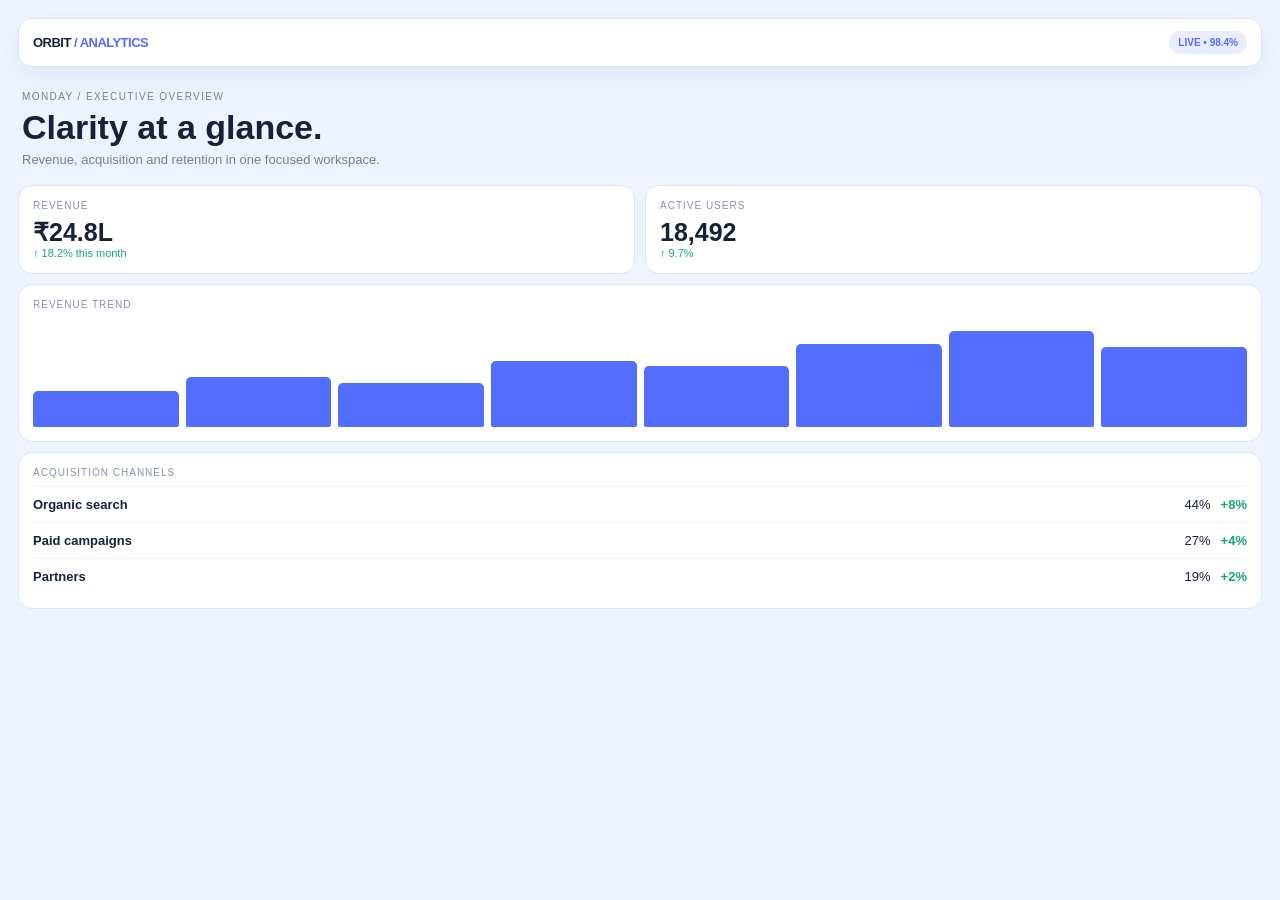
<file: demos/saas-dashboard.html>
<!doctype html><html><head><meta charset="utf-8"><meta name="viewport" content="width=device-width,initial-scale=1"><title>Orbit Analytics</title><style>
*{box-sizing:border-box}body{margin:0;background:#eef3ff;color:#17213a;font:13px Inter,Arial,sans-serif}.app{min-height:100vh;padding:18px}.nav{display:flex;align-items:center;justify-content:space-between;padding:12px 14px;background:#fff;border:1px solid #dce4f4;border-radius:14px;box-shadow:0 8px 24px rgba(42,65,110,.07)}.brand{font-weight:800;letter-spacing:-.04em}.brand span{color:#536dfe}.badge{background:#e9edff;color:#536dfe;padding:6px 9px;border-radius:999px;font-size:10px;font-weight:700}.hero{padding:24px 4px 18px}.eyebrow{font-size:10px;text-transform:uppercase;letter-spacing:.14em;color:#74809a}.hero h1{font-size:34px;line-height:1;margin:8px 0}.hero p{color:#71809a;margin:0}.grid{display:grid;grid-template-columns:repeat(2,1fr);gap:10px}.card{background:#fff;border:1px solid #dce4f4;border-radius:14px;padding:14px}.label{font-size:10px;color:#8792aa;text-transform:uppercase;letter-spacing:.1em}.metric{font-size:25px;font-weight:800;margin-top:7px}.up{color:#16a57a;font-size:11px}.wide{grid-column:span 2}.bars{height:105px;display:flex;align-items:end;gap:7px;margin-top:12px}.bars i{flex:1;background:#536dfe;border-radius:5px 5px 2px 2px}.rows{margin-top:8px}.row{display:grid;grid-template-columns:1fr auto auto;gap:10px;padding:10px 0;border-top:1px solid #edf0f6}.row span:last-child{color:#16a57a;font-weight:700}@media(max-width:480px){.grid{grid-template-columns:1fr}.wide{grid-column:span 1}}
</style></head><body><div class="app"><div class="nav"><div class="brand">ORBIT <span>/ ANALYTICS</span></div><div class="badge">LIVE • 98.4%</div></div><div class="hero"><div class="eyebrow">Monday / executive overview</div><h1>Clarity at a glance.</h1><p>Revenue, acquisition and retention in one focused workspace.</p></div><div class="grid"><div class="card"><div class="label">Revenue</div><div class="metric">₹24.8L</div><div class="up">↑ 18.2% this month</div></div><div class="card"><div class="label">Active users</div><div class="metric">18,492</div><div class="up">↑ 9.7%</div></div><div class="card wide"><div class="label">Revenue trend</div><div class="bars"><i style="height:34%"></i><i style="height:48%"></i><i style="height:42%"></i><i style="height:63%"></i><i style="height:58%"></i><i style="height:79%"></i><i style="height:91%"></i><i style="height:76%"></i></div></div><div class="card wide"><div class="label">Acquisition channels</div><div class="rows"><div class="row"><b>Organic search</b><span>44%</span><span>+8%</span></div><div class="row"><b>Paid campaigns</b><span>27%</span><span>+4%</span></div><div class="row"><b>Partners</b><span>19%</span><span>+2%</span></div></div></div></div></div></body></html>
</file>
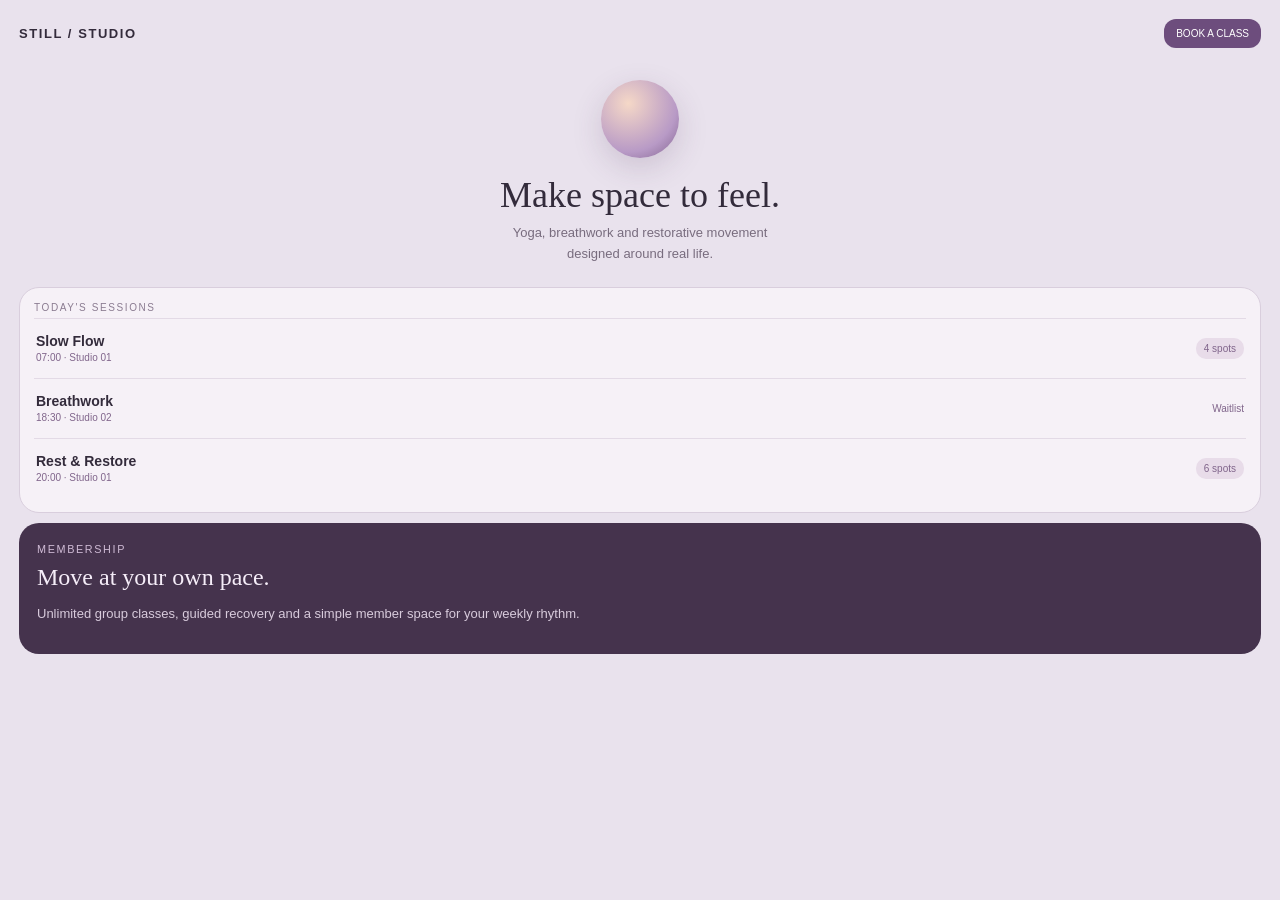
<file: demos/wellness.html>
<!doctype html><html><head><meta charset="utf-8"><meta name="viewport" content="width=device-width,initial-scale=1"><title>Still / Studio</title><style>
*{box-sizing:border-box}body{margin:0;background:#e9e2ed;color:#332b3b;font:13px Arial,sans-serif}.page{min-height:100vh;padding:19px}.top{display:flex;justify-content:space-between;align-items:center}.brand{font-weight:700;letter-spacing:.12em}.book{background:#6d4d7d;color:#fff;padding:9px 12px;border-radius:12px;font-size:10px}.intro{text-align:center;padding:32px 4px 22px}.orb{width:78px;height:78px;margin:auto;border-radius:50%;background:radial-gradient(circle at 35% 30%,#f5d8c7,#b89ac6 65%,#80618e);box-shadow:0 10px 30px rgba(83,54,96,.18)}.intro h1{font:400 36px Georgia;margin:16px 0 7px}.intro p{color:#786c7e;line-height:1.6;margin:auto;max-width:300px}.class-list{background:#f6f1f7;border:1px solid #d9cedd;border-radius:20px;padding:14px}.heading{font-size:10px;text-transform:uppercase;letter-spacing:.16em;color:#8b7c91;margin-bottom:5px}.class{display:flex;justify-content:space-between;align-items:center;padding:14px 2px;border-top:1px solid #e3dae6}.class b{font-size:14px}.class span{color:#80658b;font-size:10px}.tag{padding:5px 8px;background:#e8dce9;border-radius:10px;color:#76547f}.membership{margin-top:10px;padding:18px;border-radius:20px;background:#45334d;color:#f5edf8}.membership small{color:#cfbbd5;text-transform:uppercase;letter-spacing:.15em}.membership h2{font:400 24px Georgia;margin:8px 0}.membership p{color:#d8cbdc;line-height:1.5}@media(max-width:480px){.intro h1{font-size:31px}}
</style></head><body><div class="page"><div class="top"><div class="brand">STILL / STUDIO</div><div class="book">BOOK A CLASS</div></div><div class="intro"><div class="orb"></div><h1>Make space to feel.</h1><p>Yoga, breathwork and restorative movement designed around real life.</p></div><div class="class-list"><div class="heading">Today's sessions</div><div class="class"><div><b>Slow Flow</b><br><span>07:00 · Studio 01</span></div><span class="tag">4 spots</span></div><div class="class"><div><b>Breathwork</b><br><span>18:30 · Studio 02</span></div><span>Waitlist</span></div><div class="class"><div><b>Rest & Restore</b><br><span>20:00 · Studio 01</span></div><span class="tag">6 spots</span></div></div><div class="membership"><small>Membership</small><h2>Move at your own pace.</h2><p>Unlimited group classes, guided recovery and a simple member space for your weekly rhythm.</p></div></div></body></html>
</file>
<file: styles.css>
:root{--bg:#f3eee6;--panel:#fbf8f2;--panel-2:#eee4d8;--text:#2d241e;--muted:#756a60;--line:rgba(61,45,32,.14);--lime:#9b6a45;--violet:#b98f72;--shadow:0 30px 80px rgba(61,45,32,.18)}
*{box-sizing:border-box}html{scroll-behavior:smooth}body{margin:0;background:radial-gradient(circle at 80% 0%,rgba(185,143,114,.12),transparent 22%),radial-gradient(circle at 10% 20%,rgba(155,106,69,.08),transparent 18%),var(--bg);color:var(--text);font-family:'Space Grotesk',system-ui,sans-serif;line-height:1.55}.noise{position:fixed;inset:0;pointer-events:none;opacity:.035;background-image:url("data:image/svg+xml,%3Csvg xmlns='http://www.w3.org/2000/svg' width='120' height='120' viewBox='0 0 120 120'%3E%3Cfilter id='n'%3E%3CfeTurbulence type='fractalNoise' baseFrequency='.9' numOctaves='2' stitchTiles='stitch'/%3E%3C/filter%3E%3Crect width='100%25' height='100%25' filter='url(%23n)' opacity='.35'/%3E%3C/svg%3E")}.section-shell{width:min(1180px,calc(100% - 40px));margin-inline:auto}.site-header{position:sticky;top:0;z-index:100;display:flex;align-items:center;justify-content:space-between;padding:18px max(20px,calc((100vw - 1180px)/2));background:rgba(243,238,230,.86);border-bottom:1px solid rgba(61,45,32,.10);backdrop-filter:blur(16px)}.brand{display:flex;align-items:center;gap:9px;color:var(--text);font-weight:700;letter-spacing:-.05em;text-decoration:none;font-size:20px}.brand-logo{width:34px;height:34px;object-fit:cover;border-radius:8px;border:1px solid rgba(61,45,32,.14);box-shadow:0 0 18px rgba(155,106,69,.10)}.brand-mark{display:grid;place-items:center;width:30px;height:30px;border:1px solid rgba(155,106,69,.45);border-radius:9px;color:var(--lime);font-family:'DM Mono',monospace;font-size:14px}.nav{display:flex;align-items:center;gap:28px}.nav a{color:#5b5047;text-decoration:none;font-size:14px}.nav a:hover{color:var(--text)}.nav-cta{border:1px solid var(--line);padding:10px 14px;border-radius:999px;background:rgba(61,45,32,.06)}.menu-toggle{display:none;background:none;color:var(--text);border:0;font-size:22px}.hero{min-height:calc(100vh - 67px);display:grid;grid-template-columns:1.1fr .9fr;align-items:center;gap:40px;padding:80px 0 90px}.eyebrow{font-family:'DM Mono',monospace;font-size:11px;text-transform:uppercase;letter-spacing:.18em;color:#756a60}.status-dot{display:inline-block;width:7px;height:7px;border-radius:50%;background:var(--lime);box-shadow:0 0 18px rgba(155,106,69,.55);margin-right:8px}.hero h1{font-size:clamp(54px,7vw,104px);line-height:.98;letter-spacing:-.07em;margin:22px 0}.hero h1 span,h2 em{color:var(--lime);font-style:normal}.hero-sub{max-width:650px;color:#b4b3bc;font-size:18px;margin:0 0 30px}.hero-actions{display:flex;gap:12px;flex-wrap:wrap}.button{display:inline-flex;align-items:center;justify-content:center;gap:10px;border-radius:999px;padding:13px 18px;text-decoration:none;font-weight:600;font-size:14px;cursor:pointer;border:1px solid transparent}.button-primary{background:var(--lime);color:#111}.button-primary:hover{transform:translateY(-1px);box-shadow:0 12px 30px rgba(155,106,69,.18)}.button-ghost{border-color:var(--line);color:var(--text);background:rgba(61,45,32,.03)}.button-ghost:hover{background:rgba(61,45,32,.07)}.hero-proof{display:grid;grid-template-columns:repeat(4,1fr);gap:12px;margin-top:52px;padding-top:18px;border-top:1px solid var(--line)}.hero-proof div{display:flex;flex-direction:column;gap:3px}.hero-proof strong{font-size:20px}.hero-proof span{color:#81818b;font-size:12px}.hero-art{height:520px;position:relative;display:grid;place-items:center}.orb{position:absolute;border-radius:50%;filter:blur(2px)}.orb-a{width:300px;height:300px;background:radial-gradient(circle at 35% 30%,rgba(155,106,69,.55),rgba(155,106,69,.08) 48%,transparent 70%);left:10%;top:20%}.orb-b{width:260px;height:260px;background:radial-gradient(circle at 65% 40%,rgba(185,143,114,.52),rgba(185,143,114,.06) 54%,transparent 72%);right:5%;bottom:6%}.orbit-ring{position:absolute;border:1px solid rgba(61,45,32,.11);border-radius:50%;transform:rotate(-20deg)}.ring-a{width:440px;height:190px}.ring-b{width:330px;height:490px;transform:rotate(48deg)}.hero-card{position:absolute;border:1px solid rgba(61,45,32,.12);background:linear-gradient(145deg,rgba(61,45,32,.14),rgba(61,45,32,.025));backdrop-filter:blur(20px);box-shadow:var(--shadow);border-radius:24px}.hc-main{width:360px;height:390px;padding:24px;transform:rotate(-7deg);right:11%;top:10%}.card-top{display:flex;justify-content:space-between;color:#85848f;font:11px 'DM Mono',monospace}.card-top span:last-child{color:var(--lime)}.mini-grid{display:grid;grid-template-columns:repeat(3,1fr);gap:8px;margin:58px 0 50px}.mini-grid span{height:90px;border:1px solid rgba(61,45,32,.12);border-radius:14px;background:rgba(61,45,32,.08)}.mini-grid span:nth-child(2){background:linear-gradient(155deg,rgba(155,106,69,.34),rgba(155,106,69,.03));}.mini-grid span:nth-child(4){grid-column:span 2;height:52px}.card-label{font-size:42px;letter-spacing:-.07em;line-height:.96}.card-label b{color:var(--lime)}.hc-float{right:-2%;bottom:12%;padding:22px 24px;font:13px 'DM Mono',monospace;line-height:1.2;transform:rotate(7deg)}.hc-float b{font-size:25px;color:#fff}.hc-float span{display:block;color:#8d8c96;margin-top:8px}.marquee{border-block:1px solid var(--line);overflow:hidden;background:rgba(61,45,32,.02)}.marquee-track{display:flex;width:max-content;gap:26px;align-items:center;white-space:nowrap;padding:17px 0;animation:marquee 32s linear infinite;font:12px 'DM Mono',monospace;letter-spacing:.15em}.marquee-track i{color:var(--lime);font-style:normal}@keyframes marquee{to{transform:translateX(-50%)}}.section-block{padding:115px 0}.section-head{display:flex;justify-content:space-between;gap:40px;align-items:end;margin-bottom:34px}.section-head h2{font-size:clamp(40px,5vw,64px);line-height:1;letter-spacing:-.06em;margin:10px 0 0}.section-note{max-width:390px;color:#756a60;font-size:14px}.filters{display:flex;gap:8px;flex-wrap:wrap;margin-bottom:28px}.filter{border:1px solid var(--line);background:rgba(61,45,32,.025);color:#a9a8b1;border-radius:999px;padding:9px 13px;font:12px 'DM Mono',monospace;cursor:pointer}.filter.active,.filter:hover{background:rgba(199,255,67,.08);border-color:rgba(199,255,67,.35);color:var(--lime)}.work-grid{display:grid;grid-template-columns:repeat(2,minmax(0,1fr));gap:28px}.work-card{min-width:0}.work-card.large{grid-column:span 2}.work-card.hidden{display:none}.work-meta{display:flex;align-items:center;justify-content:space-between;margin-bottom:10px}.work-index{font:12px 'DM Mono',monospace;color:#65646d}.badge{font:10px 'DM Mono',monospace;letter-spacing:.12em;padding:6px 8px;border-radius:999px}.badge.live{background:rgba(199,255,67,.08);color:var(--lime);border:1px solid rgba(155,106,69,.2)}.badge.demo{background:rgba(185,143,114,.1);color:#c4b5fd;border:1px solid rgba(185,143,114,.25)}.browser-frame{background:#0d0d11;border:1px solid rgba(61,45,32,.14);border-radius:18px;overflow:hidden;box-shadow:var(--shadow);cursor:pointer}.browser-bar{height:38px;display:flex;align-items:center;gap:10px;padding:0 12px;border-bottom:1px solid rgba(61,45,32,.07);background:rgba(61,45,32,.06)}.dots{display:flex;gap:5px}.dots b{width:7px;height:7px;border-radius:50%;background:#45454b;display:block}.browser-url{margin-left:3px;flex:1;min-width:0;overflow:hidden;text-overflow:ellipsis;white-space:nowrap;font:10px 'DM Mono',monospace;color:#8a7e73;text-align:center}.expand{font-size:13px;color:#8a7e73}.browser-frame iframe{display:block;width:100%;height:365px;border:0;background:white}.work-card.large .browser-frame iframe{height:445px}.work-bottom{display:flex;justify-content:space-between;align-items:center;gap:20px;padding-top:14px}.work-bottom h3{font-size:19px;margin:0 0 3px;letter-spacing:-.02em}.work-bottom p{font-size:12px;color:#7e7d87;margin:0}.view-button{background:none;border:0;color:#c8c7cf;font:12px 'DM Mono',monospace;cursor:pointer;white-space:nowrap}.view-button:hover{color:var(--lime)}.services-block{border-top:1px solid var(--line)}.services-grid{display:grid;grid-template-columns:repeat(4,1fr);gap:12px}.service-card{min-height:290px;background:linear-gradient(160deg,rgba(61,45,32,.07),rgba(61,45,32,.035));border:1px solid var(--line);border-radius:22px;padding:24px;transition:.3s}.service-card:hover{transform:translateY(-5px);border-color:rgba(255,255,255,.18)}.service-card>span{font:11px 'DM Mono',monospace;color:#64636c}.service-icon{font-size:28px;margin:28px 0 18px;color:var(--lime)}.service-card h3{margin:0 0 9px;font-size:20px}.service-card p{color:#94939c;font-size:13px;min-height:83px}.service-tags{display:flex;flex-wrap:wrap;gap:7px}.service-tags b{font:10px 'DM Mono',monospace;color:#83818c;border:1px solid var(--line);padding:5px 7px;border-radius:999px}.process-section{padding:0 0 115px}.process-panel{display:grid;grid-template-columns:.8fr 1.2fr;background:linear-gradient(150deg,rgba(185,143,114,.12),rgba(61,45,32,.02));border:1px solid var(--line);border-radius:28px;overflow:hidden}.process-intro{padding:44px;border-right:1px solid var(--line)}.process-intro h2{font-size:clamp(40px,5vw,62px);line-height:1.02;letter-spacing:-.06em;margin:20px 0}.process-intro p:last-child{color:#9897a0;font-size:14px;max-width:360px}.process-steps{display:grid;grid-template-columns:1fr 1fr}.process-step{padding:34px;border-bottom:1px solid var(--line);display:grid;grid-template-columns:40px 1fr;gap:18px}.process-step:nth-child(odd){border-right:1px solid var(--line)}.process-step:nth-last-child(-n+2){border-bottom:0}.process-step>span{font:11px 'DM Mono',monospace;color:var(--lime)}.process-step h3{margin:0 0 6px;font-size:18px}.process-step p{color:#756a60;font-size:13px;margin:0}.proof-section{padding:0 0 115px}.proof-card{display:grid;grid-template-columns:130px 1fr 1fr;gap:30px;align-items:center;border-top:1px solid var(--line);border-bottom:1px solid var(--line);padding:50px 0}.proof-number{font:clamp(60px,9vw,110px) 'DM Mono',monospace;color:rgba(61,45,32,.12);letter-spacing:-.1em}.proof-card h2{font-size:clamp(40px,5vw,62px);line-height:.98;letter-spacing:-.06em;margin:10px 0}.proof-copy{color:#756a60;font-size:14px;max-width:420px}.contact-section{padding-bottom:70px}.contact-grid{display:grid;grid-template-columns:1.1fr .9fr;gap:60px;padding:70px 0 0;border-top:1px solid var(--line)}.contact-grid h2{font-size:clamp(45px,6vw,76px);line-height:1;letter-spacing:-.07em;margin:14px 0}.contact-copy{color:#756a60;max-width:500px}.contact-links{display:flex;flex-direction:column;gap:5px;margin-top:30px}.contact-links a{color:#3e342c;font:13px 'DM Mono',monospace;text-decoration:none;padding:7px 0;width:max-content}.contact-links a:hover{color:var(--lime)}.contact-links span{color:var(--lime)}.contact-form{background:linear-gradient(150deg,rgba(61,45,32,.07),rgba(61,45,32,.035));border:1px solid var(--line);border-radius:24px;padding:24px}.contact-form label{display:block;color:#756a60;font:11px 'DM Mono',monospace;text-transform:uppercase;letter-spacing:.11em;margin-bottom:16px}.contact-form input,.contact-form select,.contact-form textarea{display:block;width:100%;margin-top:7px;border:1px solid var(--line);border-radius:12px;background:#fffdf9;color:var(--text);padding:12px 13px;font:14px 'Space Grotesk',sans-serif;outline:none;resize:vertical}.contact-form input:focus,.contact-form select:focus,.contact-form textarea:focus{border-color:rgba(155,106,69,.35);box-shadow:0 0 0 3px rgba(155,106,69,.08)}.contact-form .button{width:100%;margin-top:4px;border:0}.form-note{color:#8a7e73;font-size:11px;margin:11px 0 0;text-align:center}.site-footer{display:flex;justify-content:space-between;align-items:end;padding:25px 0 35px;border-top:1px solid var(--line);color:#8a7e73;font:11px 'DM Mono',monospace}.footer-mark{color:var(--text);font-size:17px}.site-footer p{margin:4px 0 0}.site-footer div:last-child{display:flex;gap:28px}.site-footer a{color:#756a60;text-decoration:none}.site-footer a:hover{color:var(--lime)}.modal{position:fixed;inset:0;z-index:1000;display:none}.modal.open{display:block}.modal-backdrop{position:absolute;inset:0;background:rgba(45,36,30,.55);backdrop-filter:blur(10px)}.modal-panel{position:absolute;inset:4vh 3vw;background:#fbf8f2;border:1px solid rgba(61,45,32,.18);border-radius:22px;overflow:hidden;box-shadow:0 40px 120px rgba(61,45,32,.32);display:flex;flex-direction:column}.modal-head{height:54px;display:flex;align-items:center;justify-content:space-between;padding:0 16px;border-bottom:1px solid var(--line);background:#fbf8f2}.modal-kicker{font:10px 'DM Mono',monospace;color:var(--lime);display:block}.modal-url{font:10px 'DM Mono',monospace;color:#8a7e73}.close-modal{width:32px;height:32px;border-radius:50%;border:1px solid var(--line);color:#3e342c;background:#eee4d8;font-size:22px;cursor:pointer}.modal-panel iframe{flex:1;width:100%;border:0;background:white}.reveal{opacity:0;transform:translateY(18px);transition:opacity .7s ease,transform .7s ease}.reveal.visible{opacity:1;transform:translateY(0)}.delay-1{transition-delay:.07s}.delay-2{transition-delay:.14s}.delay-3{transition-delay:.21s}
@media(max-width:980px){.nav{gap:17px}.hero{grid-template-columns:1fr}.hero-art{display:none}.work-grid{grid-template-columns:1fr}.work-card.large{grid-column:span 1}.work-card.large .browser-frame iframe,.browser-frame iframe{height:360px}.services-grid{grid-template-columns:1fr 1fr}.process-panel,.contact-grid{grid-template-columns:1fr}.process-intro{border-right:0;border-bottom:1px solid var(--line)}.proof-card{grid-template-columns:100px 1fr}.proof-copy{grid-column:2}.process-step:nth-child(odd){border-right:0}.process-step:nth-last-child(-n+2){border-bottom:1px solid var(--line)}.process-step:last-child{border-bottom:0}}
@media(max-width:720px){.section-shell{width:min(100% - 24px,1180px)}.site-header{padding:15px 12px}.nav{display:none;position:absolute;top:62px;right:12px;left:12px;flex-direction:column;align-items:stretch;padding:10px;background:rgba(243,238,230,.97);border:1px solid var(--line);border-radius:18px}.nav.open{display:flex}.nav a{padding:10px 9px}.menu-toggle{display:block}.hero{padding-top:62px;min-height:auto}.hero h1{font-size:53px}.hero-sub{font-size:16px}.hero-proof{margin-top:38px}.section-block{padding:82px 0}.section-head{display:block}.section-note{margin-top:18px}.services-grid{grid-template-columns:1fr}.process-steps{grid-template-columns:1fr}.process-step{border-right:0!important}.proof-card{grid-template-columns:1fr;gap:12px;padding:38px 0}.proof-copy{grid-column:1}.proof-number{font-size:72px}.contact-grid{gap:35px;padding-top:50px}.contact-grid h2{font-size:50px}.contact-form{padding:18px}.site-footer{display:block}.site-footer div:last-child{margin-top:18px;justify-content:space-between}.work-bottom{align-items:flex-start;flex-direction:column}.view-button{padding:0}.modal-panel{inset:2vh 2.5vw}.marquee-track{animation-duration:26s}}

/* Portfolio preview identities: the VIXLL shell stays consistent, but every website preview gets its own visual signature. */
.browser-frame{position:relative;--preview-accent:#9b6a45;--preview-bg:#ffffff;--preview-border:rgba(61,45,32,.14);background:var(--preview-bg);border-color:var(--preview-border)}
.browser-frame::after{content:"";position:absolute;left:0;right:0;top:38px;height:3px;background:var(--preview-accent);opacity:.95;z-index:3;pointer-events:none}
.browser-bar{position:relative;z-index:4;background:var(--preview-bg);border-bottom-color:var(--preview-border)}
.browser-frame iframe{position:relative;z-index:1;background:var(--preview-bg)}
.browser-frame[data-preview-theme="clinic"]{--preview-accent:#8b5e3c;--preview-bg:#fffaf4;--preview-border:rgba(139,94,60,.22)}
.browser-frame[data-preview-theme="raj"]{--preview-accent:#1f7a5a;--preview-bg:#f4fbf7;--preview-border:rgba(31,122,90,.22)}
.browser-frame[data-preview-theme="akshara"]{--preview-accent:#e17b63;--preview-bg:#fff6f1;--preview-border:rgba(225,123,99,.24)}
.browser-frame[data-preview-theme="jeeva"]{--preview-accent:#2d77a6;--preview-bg:#f2f8fc;--preview-border:rgba(45,119,166,.23)}
.browser-frame[data-preview-theme="uzi"]{--preview-accent:#c57a31;--preview-bg:#fff8ee;--preview-border:rgba(197,122,49,.24)}
.browser-frame[data-preview-theme="saas"]{--preview-accent:#536dfe;--preview-bg:#eef3ff;--preview-border:rgba(83,109,254,.28)}
.browser-frame[data-preview-theme="restaurant"]{--preview-accent:#b55336;--preview-bg:#f4e7d6;--preview-border:rgba(181,83,54,.28)}
.browser-frame[data-preview-theme="estate"]{--preview-accent:#536b5b;--preview-bg:#e8e5d9;--preview-border:rgba(83,107,91,.28)}
.browser-frame[data-preview-theme="wellness"]{--preview-accent:#80618e;--preview-bg:#e9e2ed;--preview-border:rgba(128,97,142,.28)}
.browser-frame[data-preview-theme="saas"] .browser-url{color:#536dfe}
.browser-frame[data-preview-theme="restaurant"] .browser-url{color:#9a604a}
.browser-frame[data-preview-theme="estate"] .browser-url{color:#536054}
.browser-frame[data-preview-theme="wellness"] .browser-url{color:#80618e}
@media(max-width:600px){.browser-frame::after{top:38px;height:4px}.browser-frame{border-radius:16px}.browser-frame iframe{height:350px!important}.work-card.large .browser-frame iframe{height:350px!important}}
</file>
